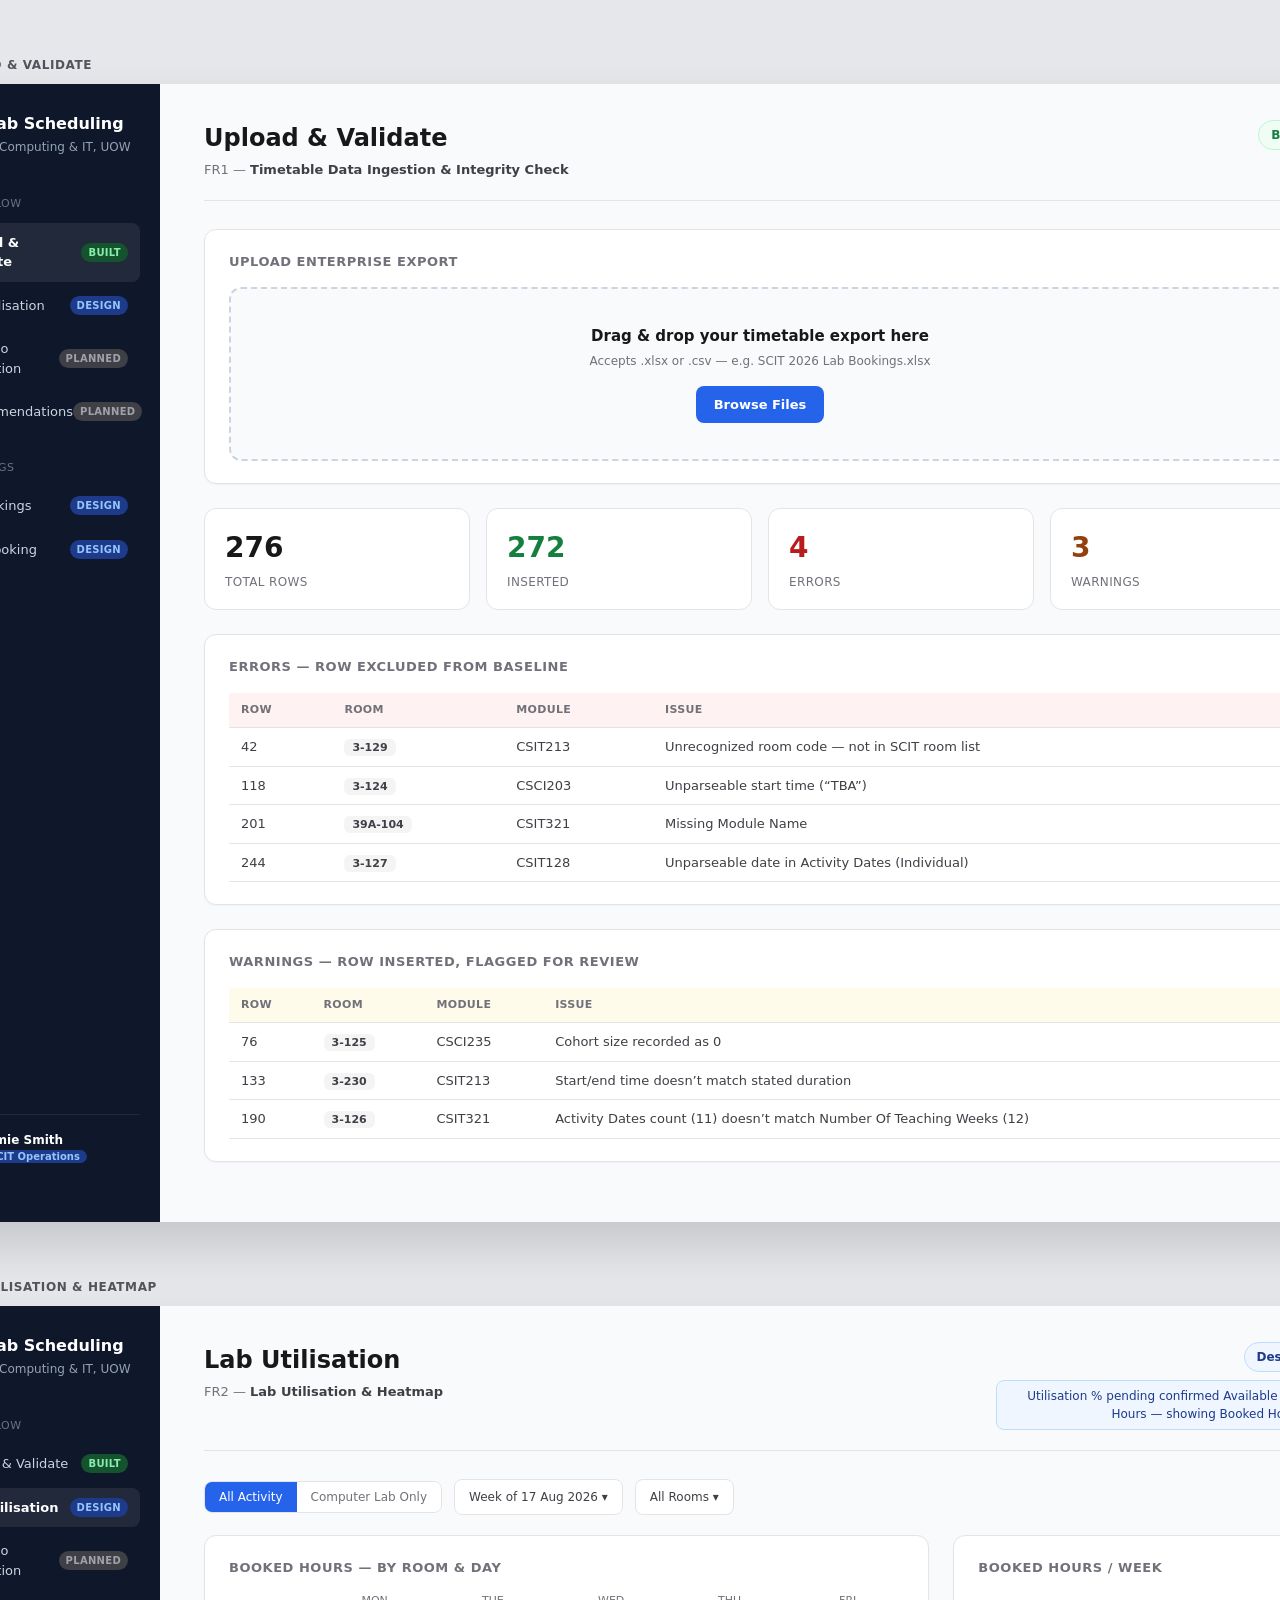
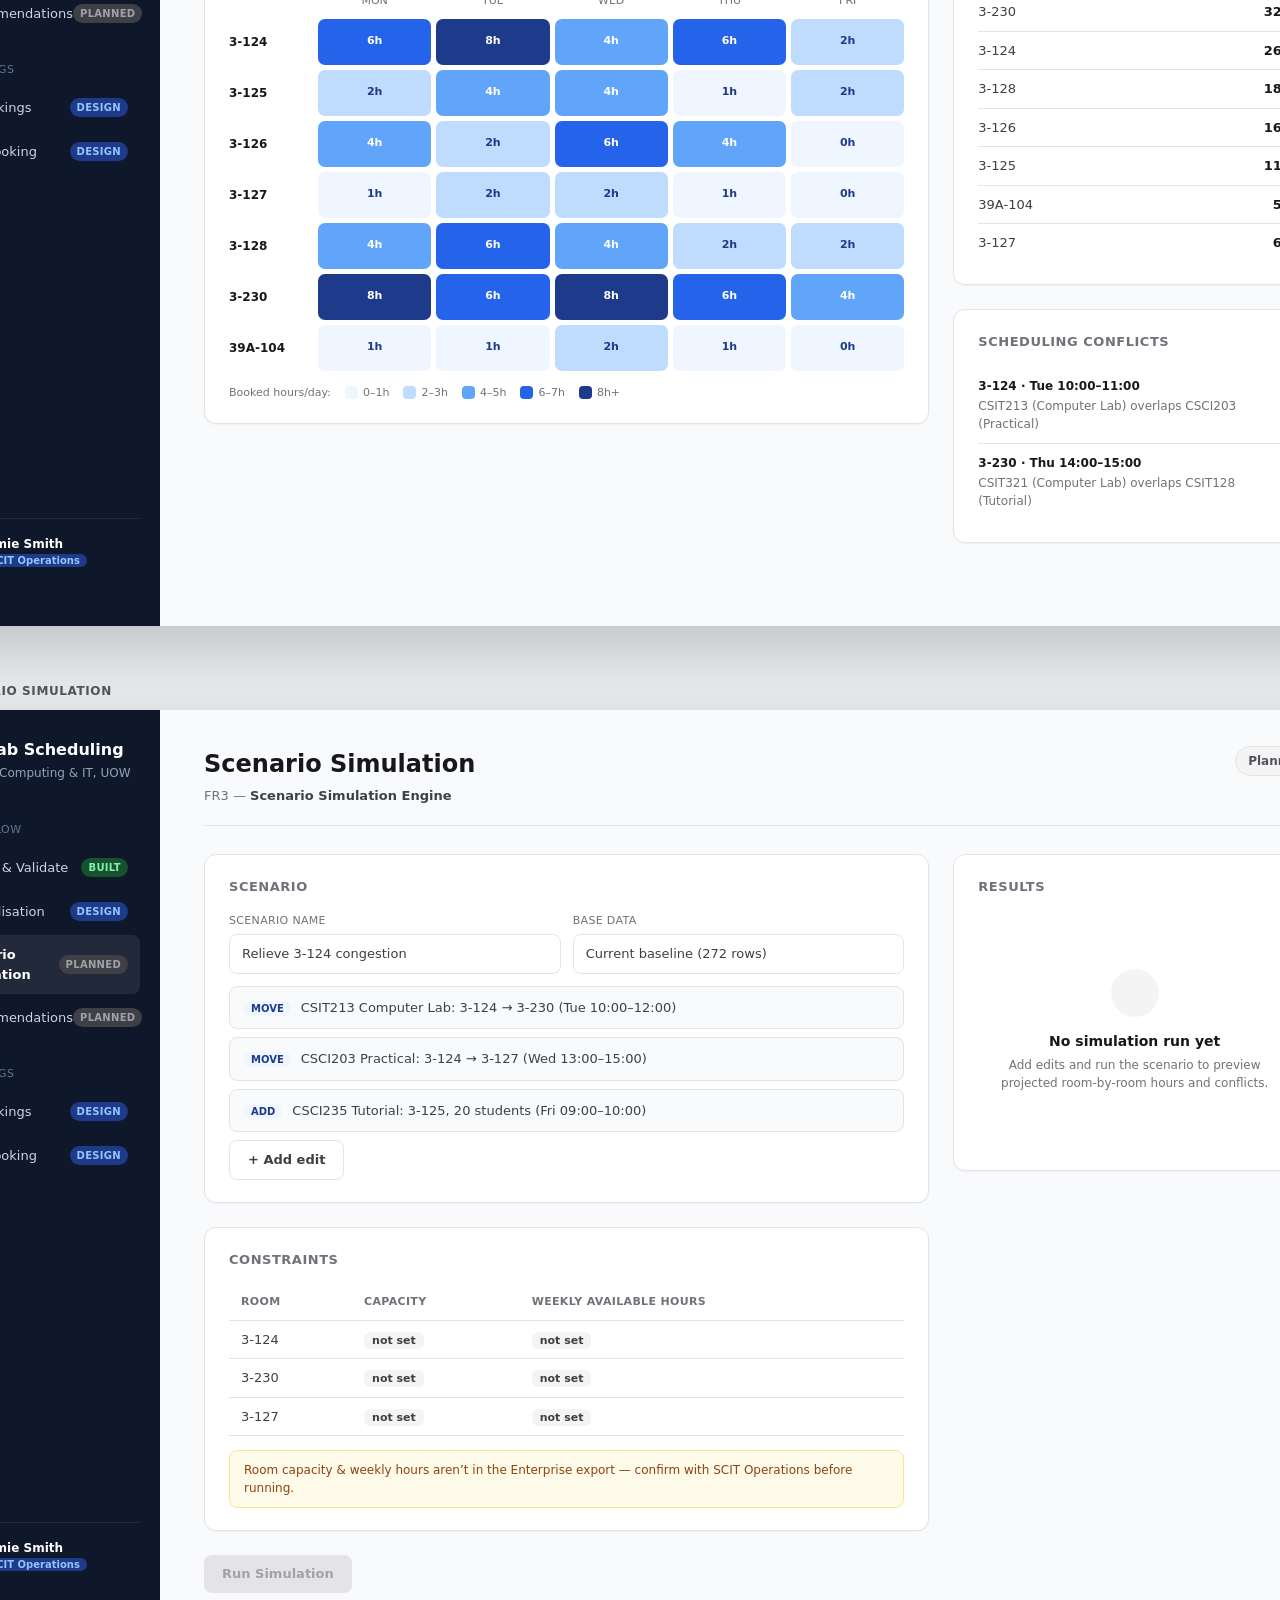
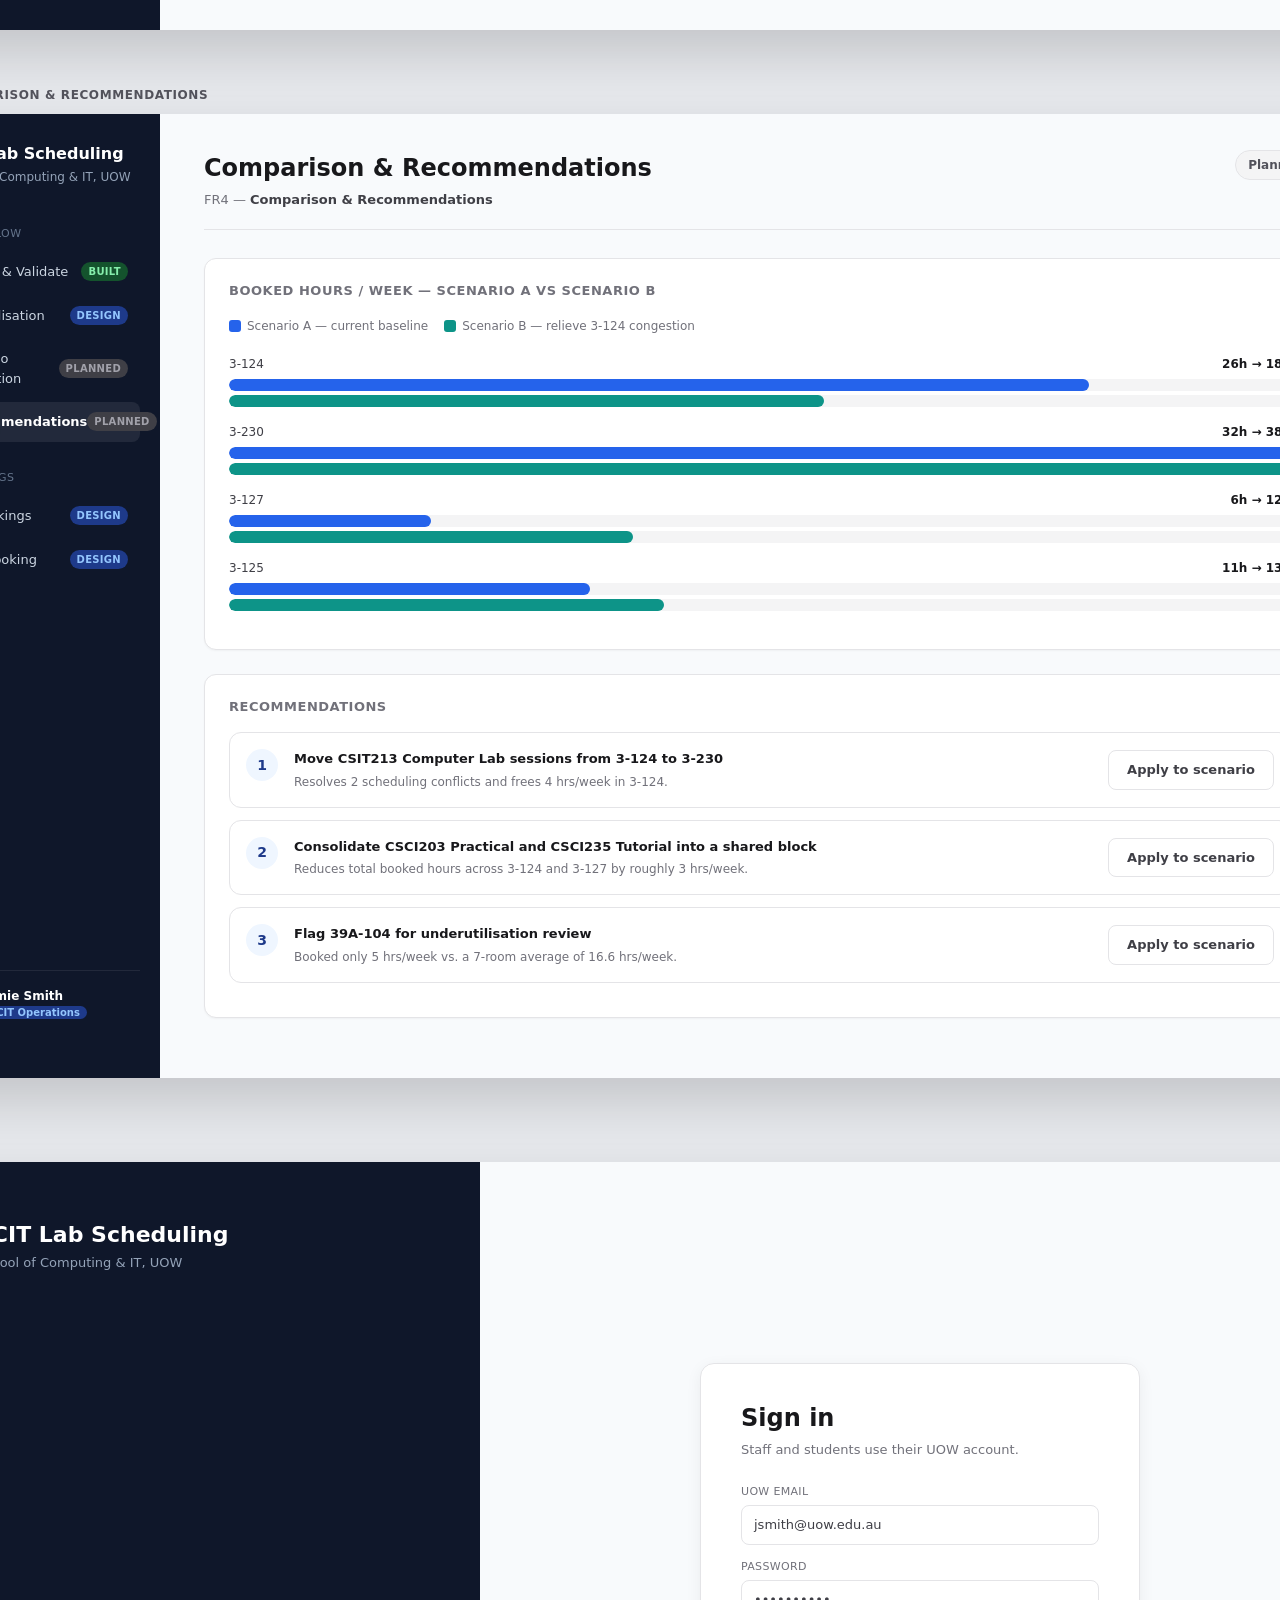
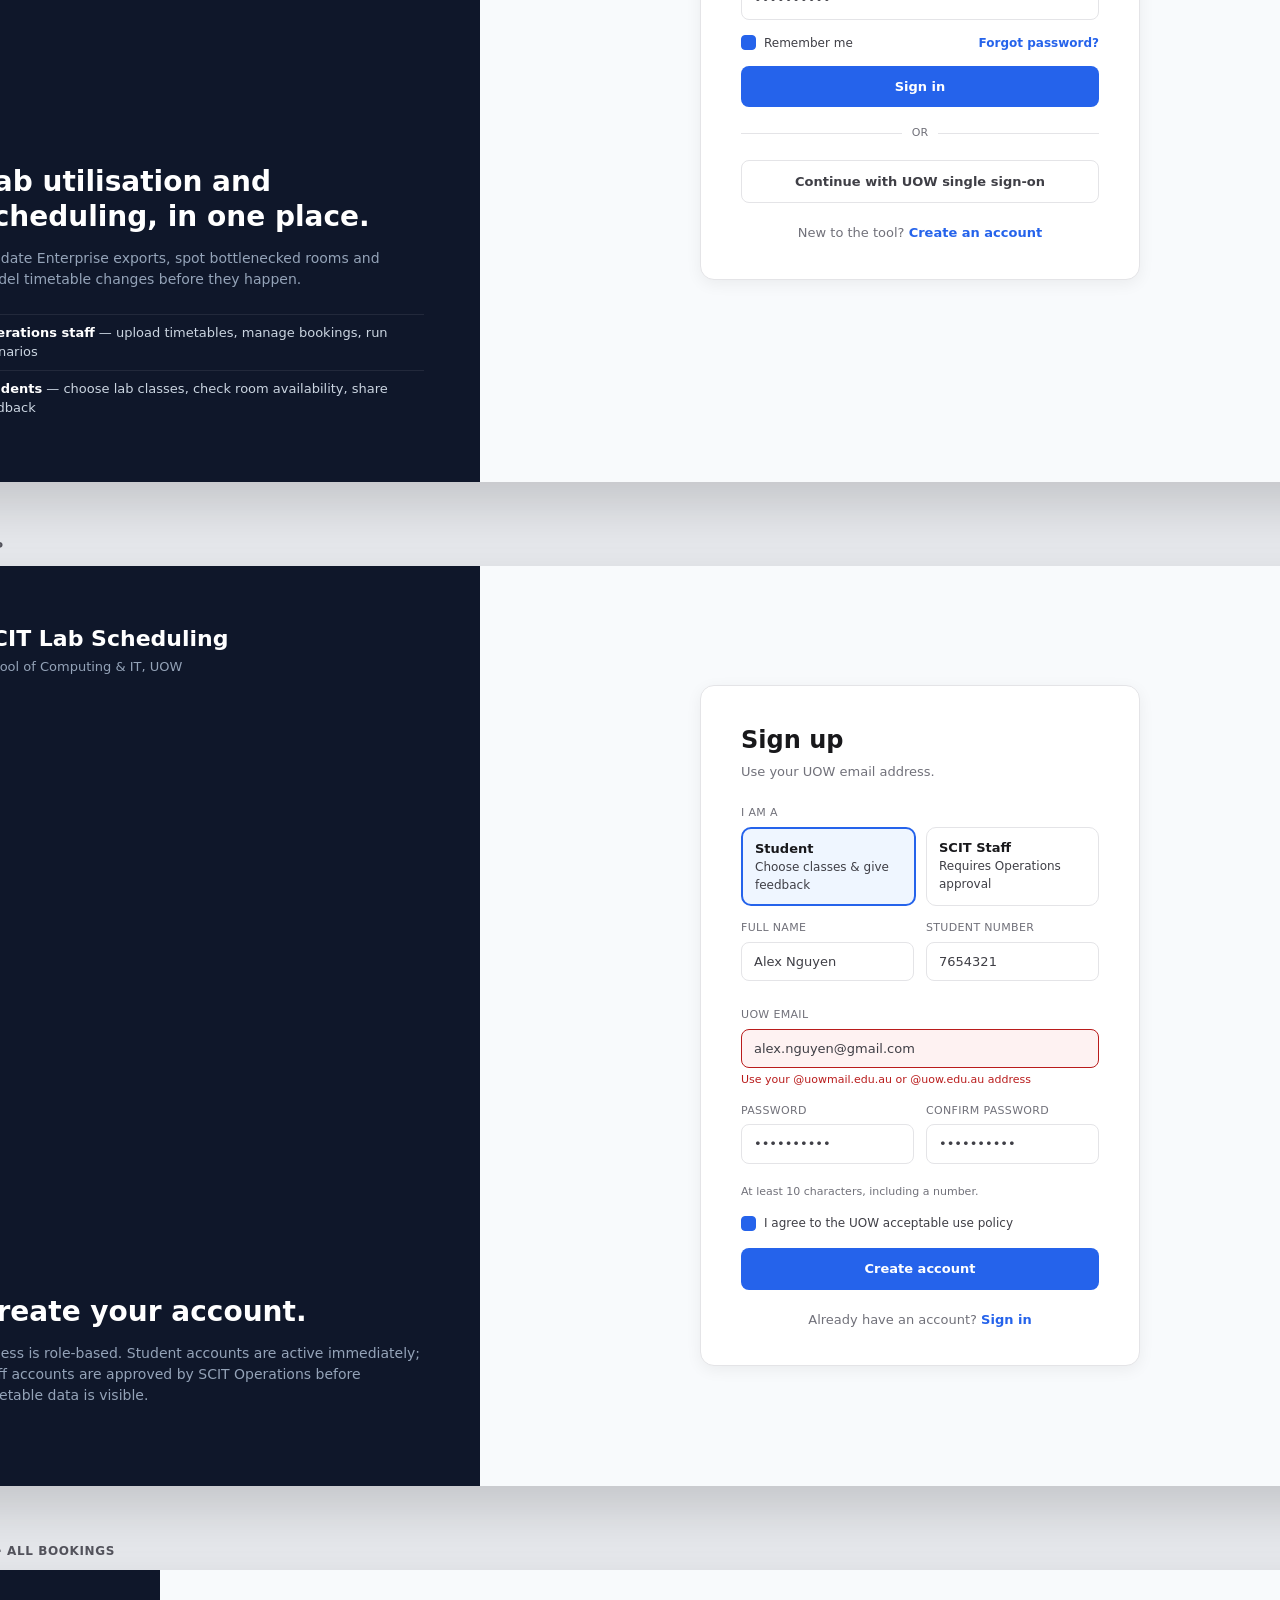
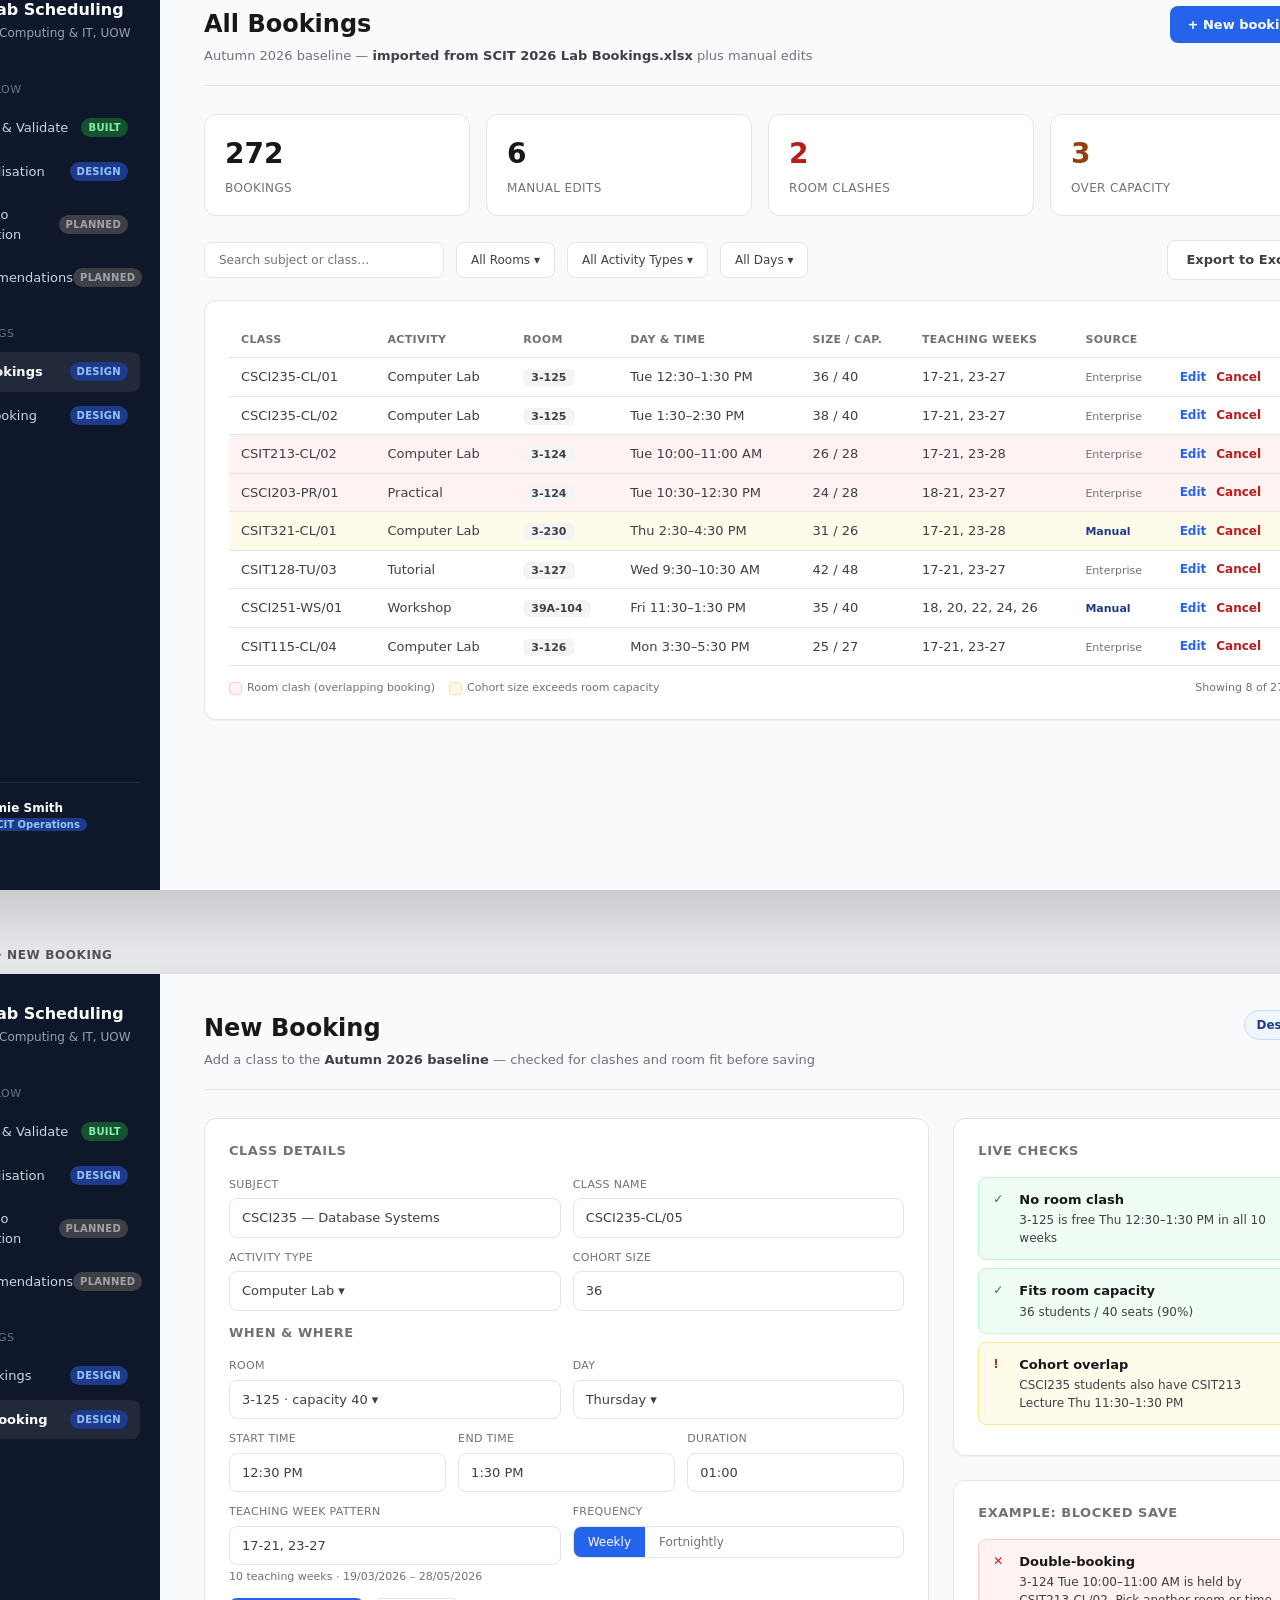
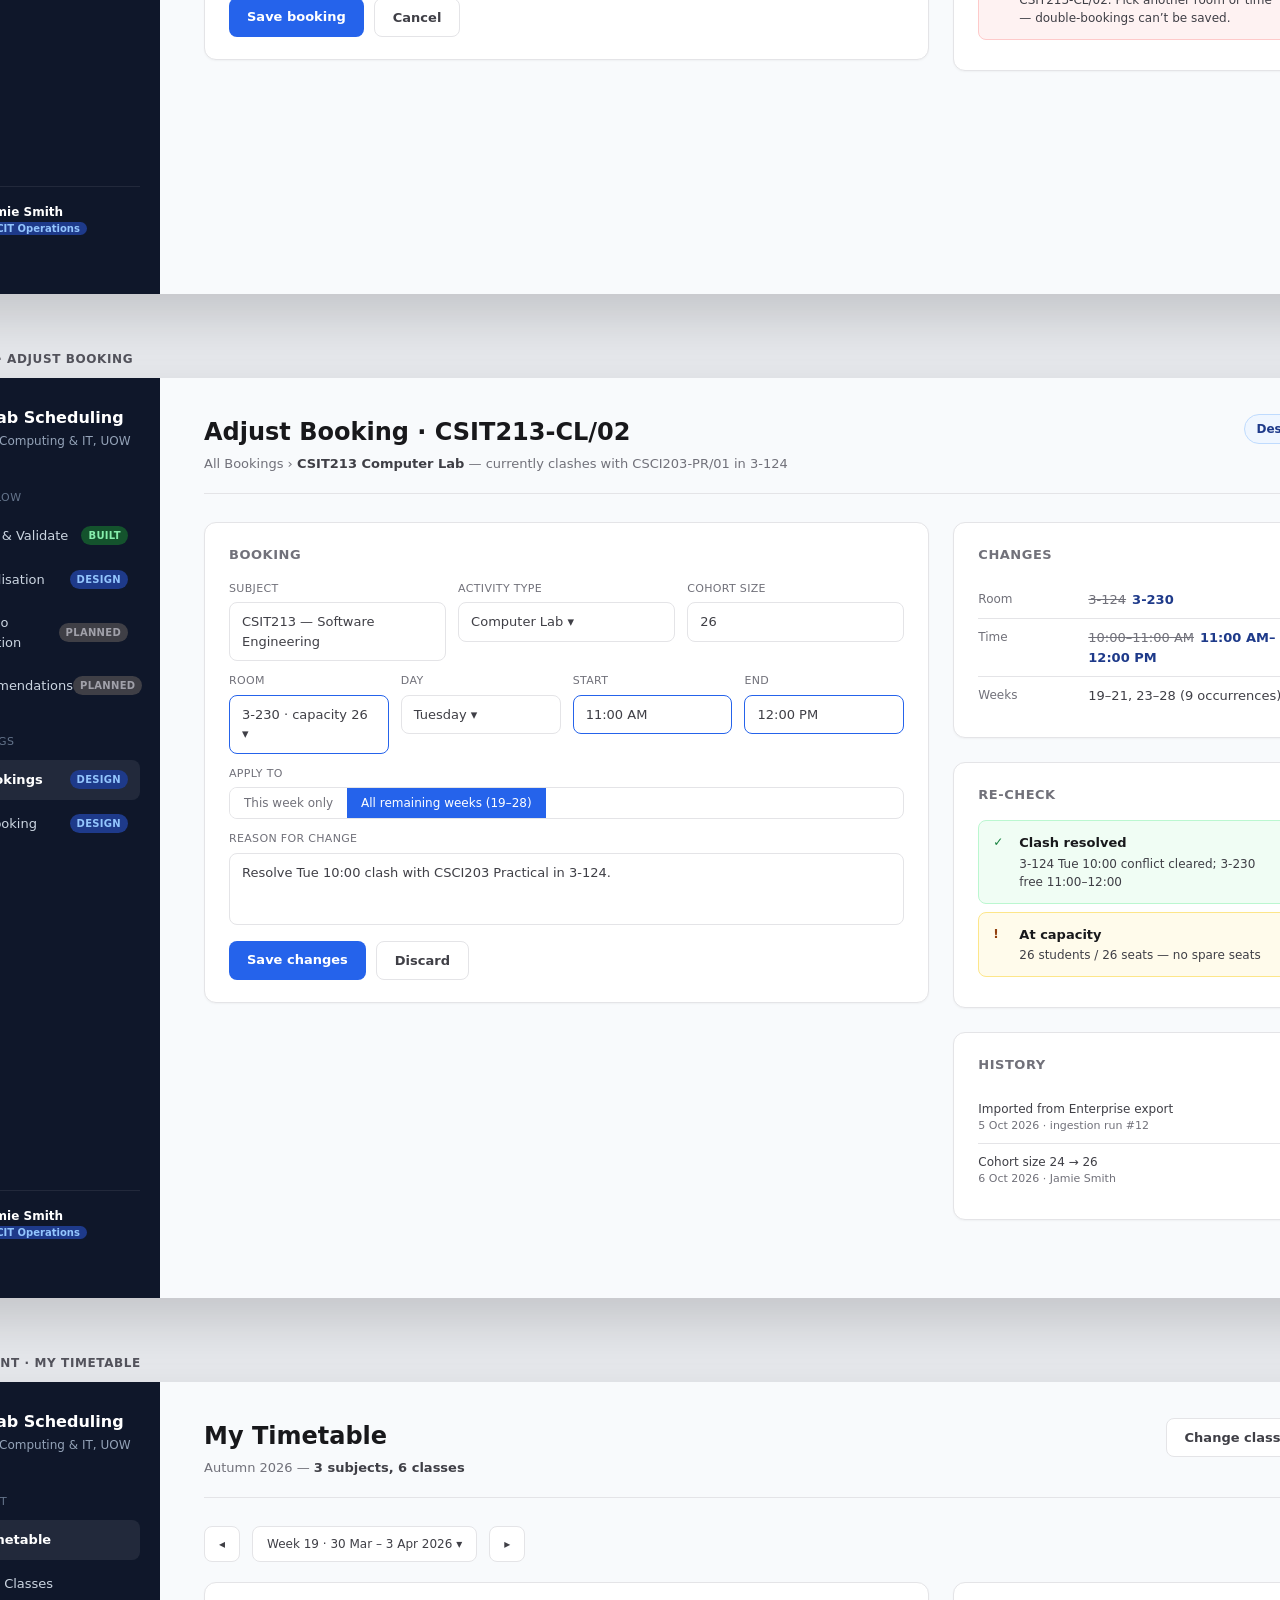
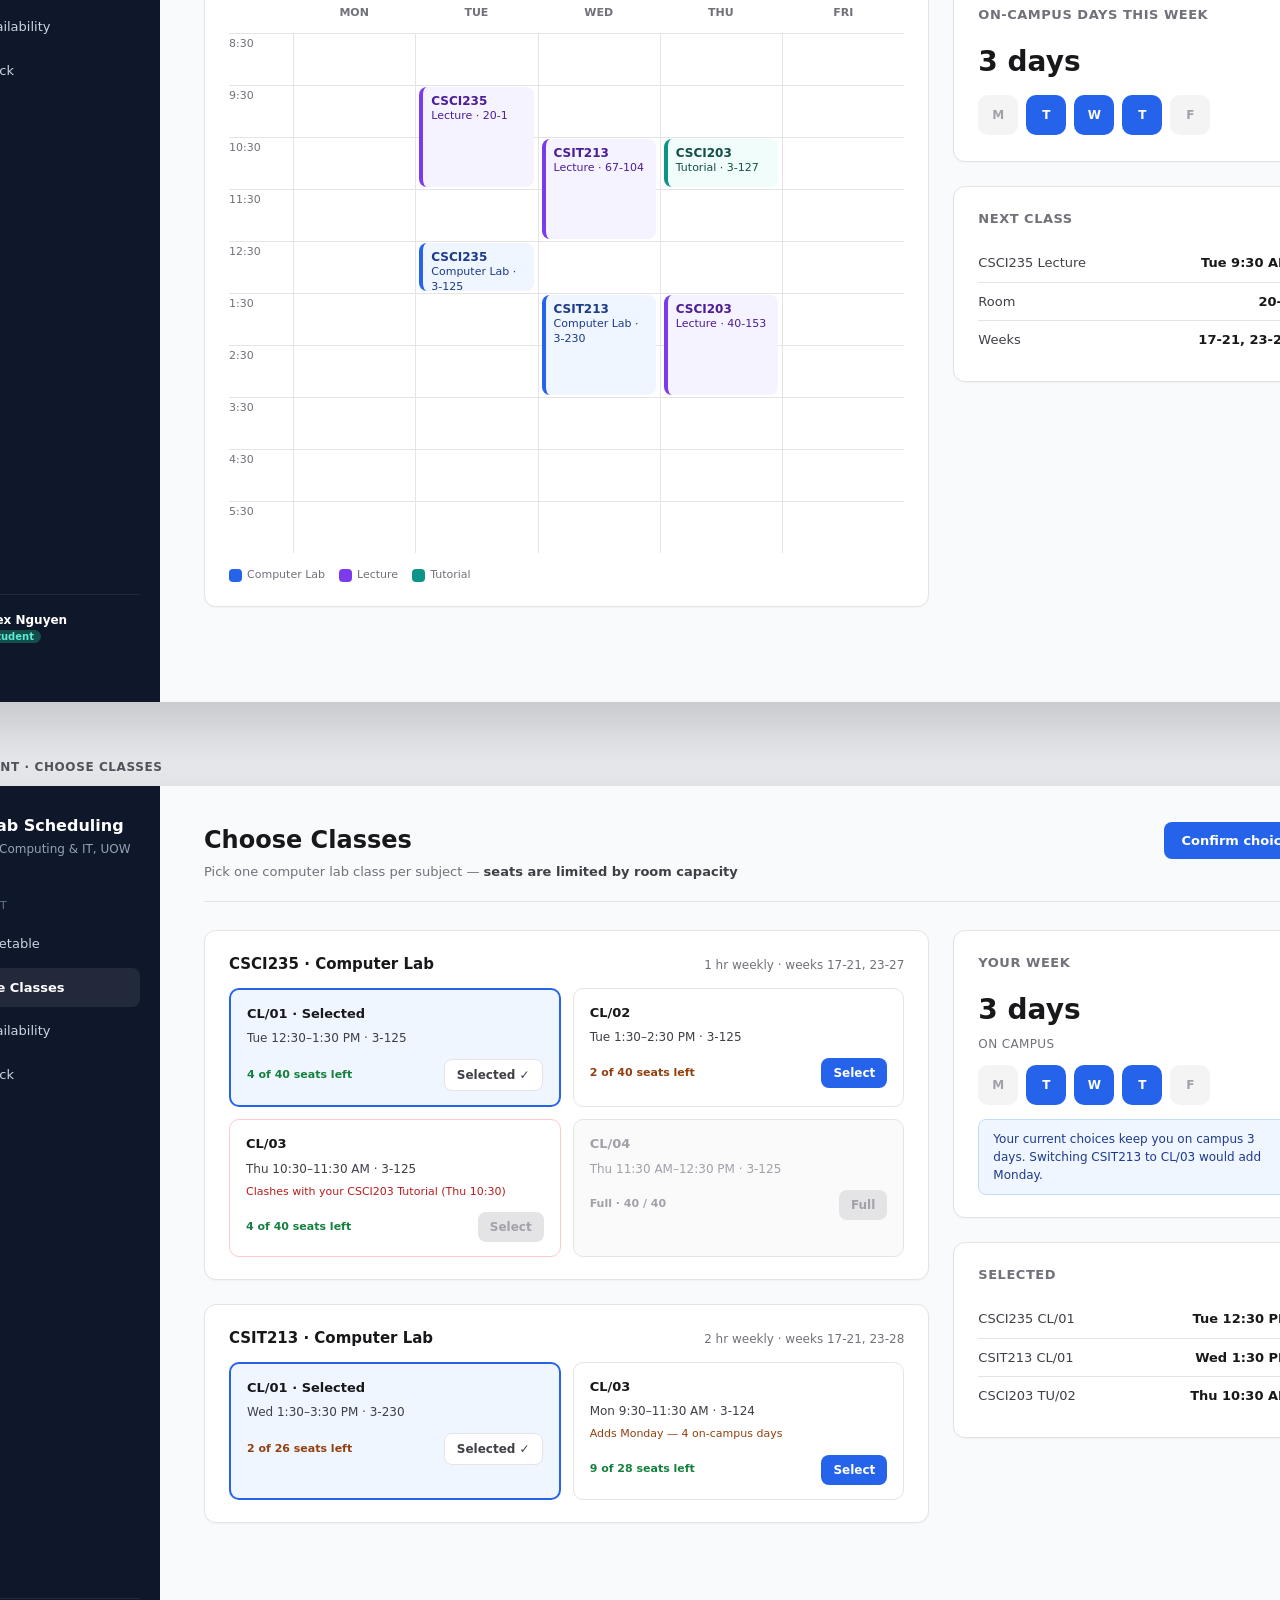
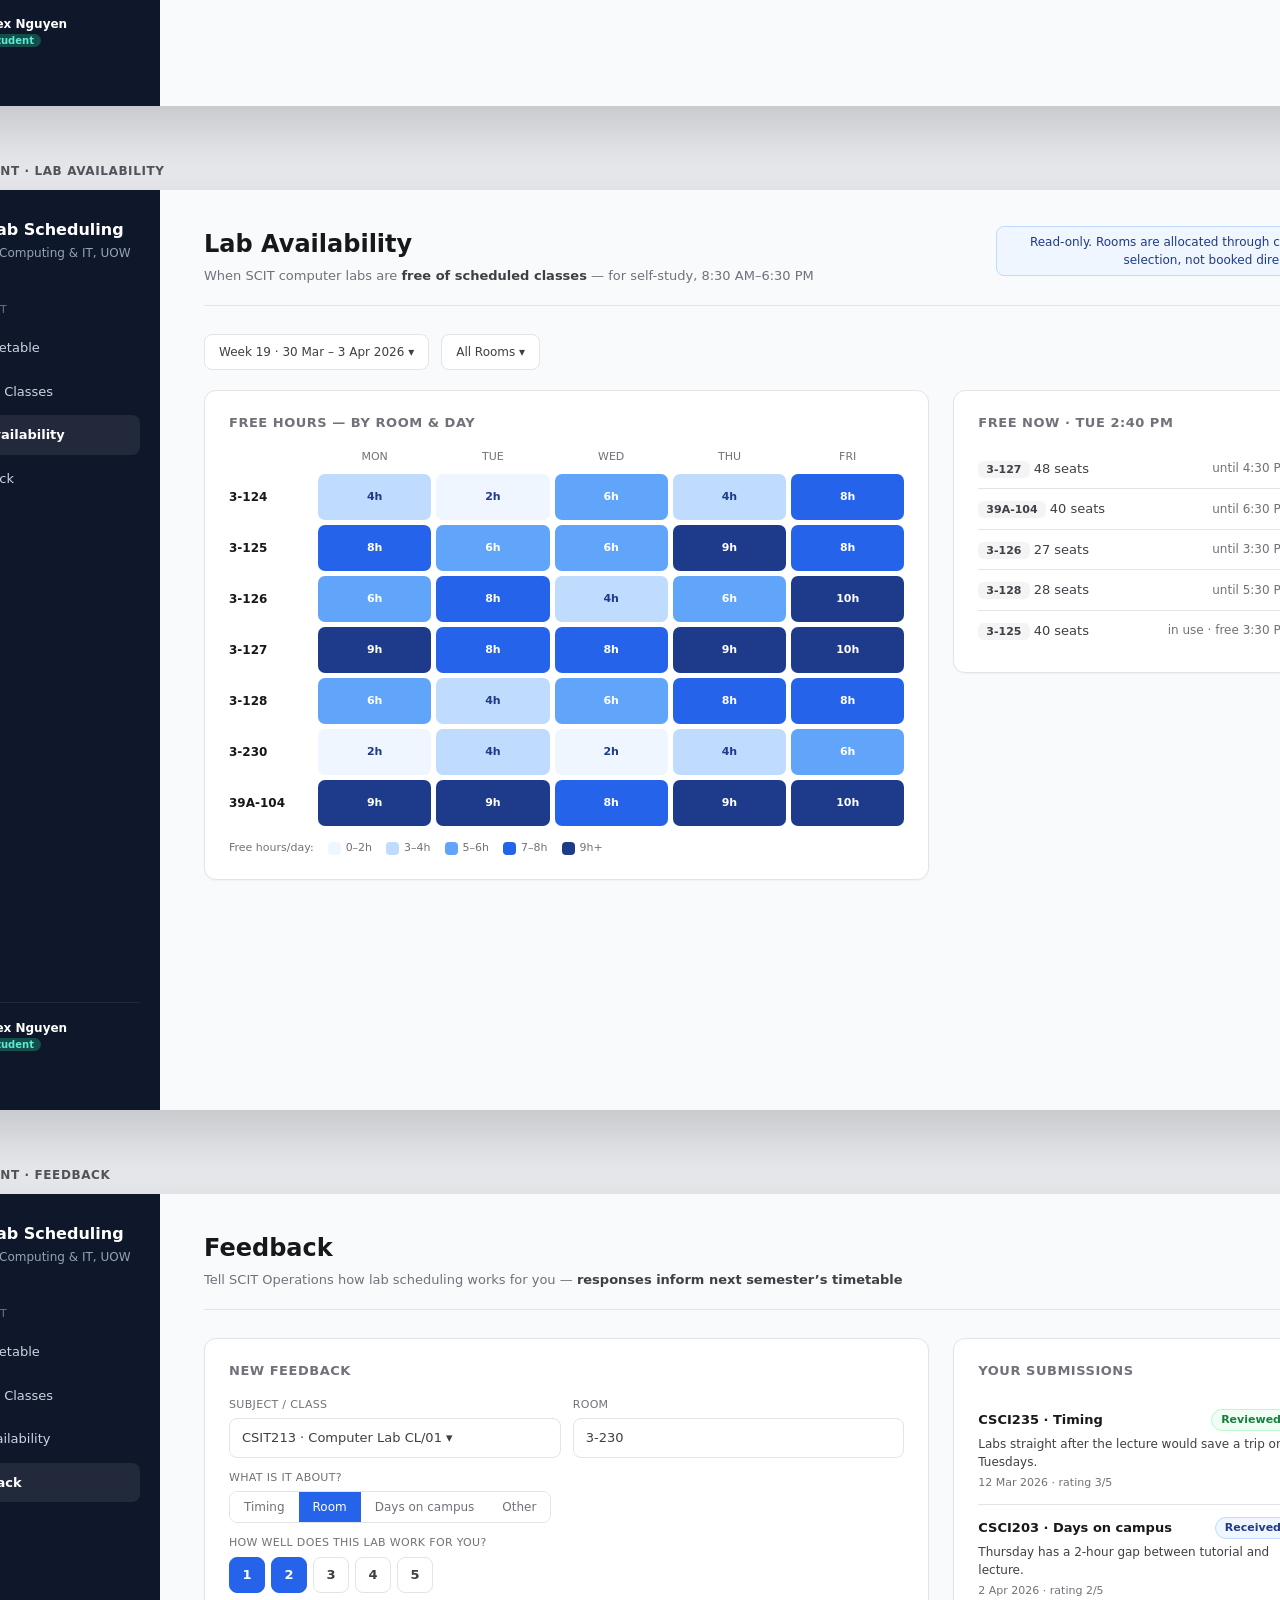
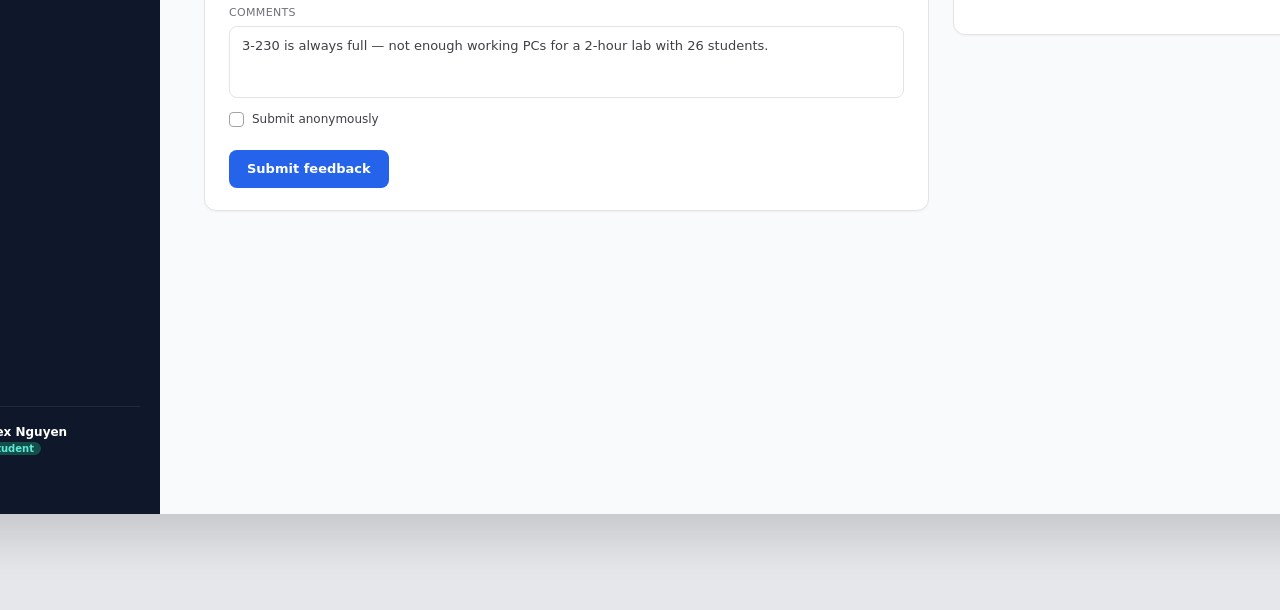
<file: docs/SCIT Lab Scheduling Prototype.html>
<!DOCTYPE html>
<html lang="en">
<head>
<meta charset="utf-8">
<title>SCIT Lab Scheduling Prototype</title>
<style>
  :root {
    --accent: #2563eb;
    --accent-dark: #1e3a8a;
    --accent-light: #eff6ff;
    --error: #b91c1c;
    --error-bg: #fef2f2;
    --warning: #92400e;
    --warning-bg: #fffbeb;
    --ok: #15803d;
    --ok-bg: #f0fdf4;
    --planned: #52525b;
    --planned-bg: #f4f4f5;
    --text: #3f3f46;
    --text-h: #18181b;
    --text-muted: #71717a;
    --border: #e4e4e7;
    --surface: #ffffff;
    --bg: #f8fafc;
    --sidebar-bg: #0f172a;
    --sidebar-text: #cbd5e1;
    --heat-1: #eff6ff;
    --heat-2: #bfdbfe;
    --heat-3: #60a5fa;
    --heat-4: #2563eb;
    --heat-5: #1e3a8a;
  }

  * { box-sizing: border-box; }

  body {
    margin: 0;
    background: #e5e7eb;
    font: 15px/1.5 system-ui, 'Segoe UI', Roboto, sans-serif;
    color: var(--text);
    display: flex;
    flex-direction: column;
    align-items: center;
    gap: 56px;
    padding: 56px 24px 96px;
  }

  h1, h2, h3 { color: var(--text-h); margin: 0; }

  .frame-wrap { width: 1440px; }

  .frame-label {
    font-size: 12px;
    font-weight: 600;
    letter-spacing: .05em;
    text-transform: uppercase;
    color: #52525b;
    margin-bottom: 10px;
  }

  .screen {
    display: flex;
    width: 1440px;
    min-height: 920px;
    background: var(--bg);
    border-radius: 14px;
    overflow: hidden;
    box-shadow: 0 24px 48px rgba(0, 0, 0, .14);
  }

  /* ---------- sidebar ---------- */
  .sidebar {
    width: 240px;
    flex-shrink: 0;
    background: var(--sidebar-bg);
    color: var(--sidebar-text);
    padding: 28px 20px;
    display: flex;
    flex-direction: column;
  }

  .brand { margin-bottom: 40px; }
  .brand-title { font-size: 16px; font-weight: 700; color: #fff; }
  .brand-sub { font-size: 12px; color: #94a3b8; margin-top: 2px; }

  .nav-section-label {
    font-size: 11px;
    text-transform: uppercase;
    letter-spacing: .04em;
    color: #64748b;
    margin: 0 0 10px 12px;
  }

  .nav-item {
    display: flex;
    justify-content: space-between;
    align-items: center;
    padding: 10px 12px;
    border-radius: 8px;
    margin-bottom: 4px;
    font-size: 13px;
  }

  .nav-item.active { background: rgba(255, 255, 255, .08); color: #fff; font-weight: 600; }

  .nav-badge {
    font-size: 10px;
    font-weight: 600;
    padding: 2px 7px;
    border-radius: 999px;
    letter-spacing: .03em;
    text-transform: uppercase;
  }

  .nav-badge.built { background: #14532d; color: #86efac; }
  .nav-badge.design { background: #1e3a8a; color: #93c5fd; }
  .nav-badge.planned { background: #3f3f46; color: #a1a1aa; }

  .sidebar-foot {
    margin-top: auto;
    font-size: 11px;
    color: #64748b;
    padding-top: 16px;
    border-top: 1px solid rgba(255, 255, 255, .08);
  }

  /* ---------- content ---------- */
  .content { flex: 1; padding: 36px 44px; }

  .topbar {
    display: flex;
    justify-content: space-between;
    align-items: flex-start;
    margin-bottom: 28px;
    padding-bottom: 20px;
    border-bottom: 1px solid var(--border);
  }

  .topbar h1 { font-size: 24px; margin-bottom: 4px; }
  .topbar .subtitle { font-size: 13px; color: var(--text-muted); }
  .topbar .subtitle strong { color: var(--text); }

  .topbar-meta { display: flex; flex-direction: column; align-items: flex-end; gap: 8px; }

  .status-badge {
    font-size: 12px;
    font-weight: 600;
    padding: 5px 12px;
    border-radius: 999px;
    white-space: nowrap;
    border: 1px solid transparent;
  }

  .status-badge.built { background: var(--ok-bg); color: var(--ok); border-color: #bbf7d0; }
  .status-badge.design { background: var(--accent-light); color: var(--accent-dark); border-color: #bfdbfe; }
  .status-badge.planned { background: var(--planned-bg); color: var(--planned); border-color: var(--border); }

  .info-note {
    font-size: 12px;
    color: var(--accent-dark);
    background: var(--accent-light);
    border: 1px solid #bfdbfe;
    border-radius: 8px;
    padding: 6px 12px;
    max-width: 320px;
    text-align: right;
  }

  .card {
    background: var(--surface);
    border: 1px solid var(--border);
    border-radius: 12px;
    padding: 22px 24px;
    box-shadow: 0 1px 2px rgba(0, 0, 0, .04);
    margin-bottom: 24px;
  }

  .card h2 {
    font-size: 13px;
    text-transform: uppercase;
    letter-spacing: .04em;
    color: var(--text-muted);
    font-weight: 600;
    margin-bottom: 16px;
  }

  .stats-row { display: grid; grid-template-columns: repeat(4, 1fr); gap: 16px; margin-bottom: 24px; }

  .stat-card {
    background: var(--surface);
    border: 1px solid var(--border);
    border-radius: 12px;
    padding: 18px 20px;
  }

  .stat-card .value { font-size: 28px; font-weight: 700; color: var(--text-h); }
  .stat-card .label {
    font-size: 12px;
    color: var(--text-muted);
    margin-top: 4px;
    text-transform: uppercase;
    letter-spacing: .03em;
  }

  .stat-card.error .value { color: var(--error); }
  .stat-card.warning .value { color: var(--warning); }
  .stat-card.ok .value { color: var(--ok); }

  .dropzone {
    border: 2px dashed #cbd5e1;
    border-radius: 12px;
    padding: 36px;
    text-align: center;
    background: #f8fafc;
  }

  .dropzone .title { font-size: 15px; font-weight: 600; color: var(--text-h); margin-bottom: 4px; }
  .dropzone .hint { font-size: 12px; color: var(--text-muted); margin-bottom: 16px; }

  .btn {
    display: inline-block;
    padding: 9px 18px;
    border-radius: 8px;
    background: var(--accent);
    color: #fff;
    font-size: 13px;
    font-weight: 600;
    border: none;
  }

  .btn.secondary { background: #fff; color: var(--text); border: 1px solid var(--border); }
  .btn.disabled { background: #e4e4e7; color: #a1a1aa; }

  .data-table { width: 100%; border-collapse: collapse; font-size: 13px; }
  .data-table th, .data-table td { padding: 9px 12px; text-align: left; border-bottom: 1px solid var(--border); }
  .data-table th {
    font-size: 11px;
    text-transform: uppercase;
    letter-spacing: .03em;
    color: var(--text-muted);
    font-weight: 600;
  }
  .data-table.errors th { background: var(--error-bg); }
  .data-table.warnings th { background: var(--warning-bg); }

  .pill { font-size: 11px; padding: 2px 8px; border-radius: 6px; font-weight: 600; background: #f4f4f5; color: var(--text); }

  /* ---------- screen 2: filters / heatmap ---------- */
  .filter-bar { display: flex; gap: 12px; align-items: center; margin-bottom: 20px; }

  .toggle-group { display: flex; border: 1px solid var(--border); border-radius: 8px; overflow: hidden; }
  .toggle-group button {
    padding: 8px 14px;
    font-size: 12px;
    border: none;
    background: #fff;
    color: var(--text-muted);
    font-family: inherit;
  }
  .toggle-group button.active { background: var(--accent); color: #fff; }

  .select-look {
    padding: 8px 14px;
    border: 1px solid var(--border);
    border-radius: 8px;
    font-size: 12px;
    background: #fff;
    color: var(--text);
  }

  .layout-2col { display: grid; grid-template-columns: 2fr 1fr; gap: 24px; align-items: start; }

  .heatmap { display: grid; grid-template-columns: 84px repeat(5, 1fr); gap: 5px; }
  .heatmap .col-label { font-size: 11px; color: var(--text-muted); text-align: center; text-transform: uppercase; padding-bottom: 4px; }
  .heatmap .row-label { font-size: 12px; font-weight: 600; color: var(--text-h); display: flex; align-items: center; }
  .heat-cell { border-radius: 7px; height: 46px; display: flex; align-items: center; justify-content: center; font-size: 11px; font-weight: 700; }
  .h1 { background: var(--heat-1); color: #1e3a8a; }
  .h2 { background: var(--heat-2); color: #1e3a8a; }
  .h3 { background: var(--heat-3); color: #fff; }
  .h4 { background: var(--heat-4); color: #fff; }
  .h5 { background: var(--heat-5); color: #fff; }

  .legend { display: flex; gap: 14px; align-items: center; font-size: 11px; color: var(--text-muted); margin-top: 14px; }
  .legend .swatch { width: 13px; height: 13px; border-radius: 4px; display: inline-block; margin-right: 5px; vertical-align: middle; }

  .metric-row { display: flex; justify-content: space-between; padding: 9px 0; border-bottom: 1px solid var(--border); font-size: 13px; }
  .metric-row:last-child { border-bottom: none; }
  .metric-row .value { font-weight: 600; color: var(--text-h); }

  .conflict-item { padding: 10px 0; border-bottom: 1px solid var(--border); font-size: 12px; }
  .conflict-item:last-child { border-bottom: none; }
  .conflict-item .room { font-weight: 600; color: var(--text-h); }
  .conflict-item .detail { color: var(--text-muted); margin-top: 2px; }

  /* ---------- screen 3: scenario builder ---------- */
  .edit-row {
    display: flex;
    justify-content: space-between;
    align-items: center;
    padding: 11px 14px;
    background: #f8fafc;
    border: 1px solid var(--border);
    border-radius: 8px;
    margin-bottom: 8px;
    font-size: 13px;
  }

  .edit-row .tag {
    font-size: 10px;
    padding: 2px 7px;
    border-radius: 6px;
    background: var(--accent-light);
    color: var(--accent-dark);
    font-weight: 600;
    text-transform: uppercase;
    margin-right: 10px;
  }

  .field-row { display: flex; gap: 12px; margin-bottom: 12px; }
  .field { flex: 1; }
  .field label { display: block; font-size: 11px; text-transform: uppercase; letter-spacing: .03em; color: var(--text-muted); margin-bottom: 5px; }
  .field .input-look {
    padding: 9px 12px;
    border: 1px solid var(--border);
    border-radius: 8px;
    font-size: 13px;
    background: #fff;
    color: var(--text);
  }

  .constraint-note {
    font-size: 12px;
    color: var(--warning);
    background: var(--warning-bg);
    border: 1px solid #fde68a;
    border-radius: 8px;
    padding: 10px 14px;
    margin-top: 14px;
  }

  .empty-state { text-align: center; padding: 56px 20px; color: var(--text-muted); }
  .empty-state .icon-placeholder { width: 48px; height: 48px; border-radius: 50%; background: #f4f4f5; margin: 0 auto 14px; }
  .empty-state .title { font-size: 14px; font-weight: 600; color: var(--text-h); margin-bottom: 4px; }
  .empty-state .hint { font-size: 12px; }

  /* ---------- screen 4: comparison / recommendations ---------- */
  .compare-room { margin-bottom: 16px; }
  .compare-room .label-row { display: flex; justify-content: space-between; font-size: 12px; margin-bottom: 6px; }
  .compare-room .label-row .value { font-weight: 600; color: var(--text-h); }
  .bar-track { height: 12px; background: #f4f4f5; border-radius: 6px; overflow: hidden; margin-bottom: 4px; }
  .bar-fill { height: 100%; border-radius: 6px; }
  .bar-fill.a { background: var(--accent); }
  .bar-fill.b { background: #0d9488; }

  .compare-legend { display: flex; gap: 16px; font-size: 12px; color: var(--text-muted); margin-bottom: 20px; }
  .compare-legend .swatch { width: 12px; height: 12px; border-radius: 3px; display: inline-block; margin-right: 6px; vertical-align: middle; }

  .rec-card { display: flex; gap: 16px; padding: 16px; border: 1px solid var(--border); border-radius: 12px; background: #fff; margin-bottom: 12px; }
  .rec-rank {
    width: 32px;
    height: 32px;
    border-radius: 50%;
    background: var(--accent-light);
    color: var(--accent-dark);
    display: flex;
    align-items: center;
    justify-content: center;
    font-weight: 700;
    font-size: 14px;
    flex-shrink: 0;
  }
  .rec-card .rec-title { font-weight: 600; font-size: 13px; color: var(--text-h); margin-bottom: 4px; }
  .rec-card .rec-rationale { font-size: 12px; color: var(--text-muted); }
  .rec-card .rec-actions { margin-left: auto; flex-shrink: 0; align-self: center; }

  /* ---------- sidebar: bookings section + signed-in user ---------- */
  .nav-section-gap { margin-top: 24px; }
  .user-chip { display: flex; gap: 10px; align-items: center; margin-bottom: 10px; }
  .avatar {
    width: 32px;
    height: 32px;
    border-radius: 50%;
    background: #1e3a8a;
    color: #fff;
    font-size: 12px;
    font-weight: 700;
    display: flex;
    align-items: center;
    justify-content: center;
    flex-shrink: 0;
  }
  .user-name { font-size: 12px; color: #fff; font-weight: 600; }
  .role-pill { font-size: 10px; font-weight: 600; padding: 1px 7px; border-radius: 999px; }
  .role-pill.admin { background: #1e3a8a; color: #93c5fd; }
  .role-pill.student { background: #134e4a; color: #5eead4; }
  .sign-out { font-size: 12px; color: #94a3b8; }

  /* ---------- auth screens ---------- */
  .auth-brand {
    width: 560px;
    flex-shrink: 0;
    background: var(--sidebar-bg);
    color: var(--sidebar-text);
    padding: 56px 56px;
    display: flex;
    flex-direction: column;
  }
  .auth-brand .brand-title { font-size: 22px; }
  .auth-brand .brand-sub { font-size: 13px; }
  .auth-brand .pitch { margin-top: auto; }
  .auth-brand .pitch h2 { color: #fff; font-size: 28px; line-height: 1.25; margin-bottom: 14px; }
  .auth-brand .pitch p { font-size: 14px; color: #94a3b8; margin: 0 0 24px; }
  .auth-brand .feature { font-size: 13px; padding: 8px 0; border-top: 1px solid rgba(255, 255, 255, .08); }
  .auth-brand .feature strong { color: #fff; }
  .auth-main { flex: 1; display: flex; align-items: center; justify-content: center; }
  .auth-card {
    width: 440px;
    background: var(--surface);
    border: 1px solid var(--border);
    border-radius: 14px;
    padding: 36px 40px;
    box-shadow: 0 4px 16px rgba(0, 0, 0, .06);
  }
  .auth-card h1 { font-size: 24px; margin-bottom: 4px; }
  .auth-card .subtitle { font-size: 13px; color: var(--text-muted); margin-bottom: 24px; }
  .auth-card .field { margin-bottom: 14px; }
  .auth-card .btn { display: block; text-align: center; width: 100%; padding: 11px 18px; margin-top: 6px; }
  .auth-row { display: flex; justify-content: space-between; align-items: center; font-size: 12px; margin: 4px 0 14px; }
  .auth-foot { font-size: 13px; text-align: center; color: var(--text-muted); margin-top: 20px; }
  .link { color: var(--accent); font-weight: 600; }
  .checkbox-look { display: inline-flex; align-items: center; gap: 8px; font-size: 12px; color: var(--text); }
  .checkbox-look .box { width: 15px; height: 15px; border: 1px solid #a1a1aa; border-radius: 4px; background: #fff; }
  .checkbox-look .box.checked { background: var(--accent); border-color: var(--accent); }
  .field .input-look.error { border-color: var(--error); background: var(--error-bg); }
  .field-error { font-size: 11px; color: var(--error); margin-top: 4px; }
  .field-hint { font-size: 11px; color: var(--text-muted); margin-top: 4px; }
  .role-switch { display: flex; gap: 10px; }
  .role-option { flex: 1; border: 1px solid var(--border); border-radius: 10px; padding: 10px 12px; font-size: 12px; background: #fff; }
  .role-option strong { display: block; font-size: 13px; color: var(--text-h); }
  .role-option.active { border: 2px solid var(--accent); background: var(--accent-light); }
  .divider { display: flex; align-items: center; gap: 10px; font-size: 11px; color: var(--text-muted); margin: 18px 0; text-transform: uppercase; }
  .divider::before, .divider::after { content: ""; flex: 1; height: 1px; background: var(--border); }

  /* ---------- admin bookings ---------- */
  .search-look { padding: 8px 14px; border: 1px solid var(--border); border-radius: 8px; font-size: 12px; background: #fff; color: var(--text-muted); width: 240px; }
  .filter-bar .spacer { flex: 1; }
  .row-actions { display: flex; gap: 10px; font-size: 12px; font-weight: 600; }
  .row-actions .edit { color: var(--accent); }
  .row-actions .cancel { color: var(--error); }
  .data-table tr.flag-warning td { background: var(--warning-bg); }
  .data-table tr.flag-error td { background: var(--error-bg); }
  .source { font-size: 11px; color: var(--text-muted); }
  .source.manual { color: var(--accent-dark); font-weight: 600; }
  .check-item { display: flex; gap: 10px; padding: 12px 14px; border-radius: 8px; font-size: 12px; margin-bottom: 8px; border: 1px solid transparent; }
  .check-item .mark { font-weight: 700; flex-shrink: 0; width: 16px; }
  .check-item strong { display: block; color: var(--text-h); font-size: 13px; margin-bottom: 2px; }
  .check-item.ok { background: var(--ok-bg); border-color: #bbf7d0; }
  .check-item.ok .mark { color: var(--ok); }
  .check-item.error { background: var(--error-bg); border-color: #fecaca; }
  .check-item.error .mark { color: var(--error); }
  .check-item.warning { background: var(--warning-bg); border-color: #fde68a; }
  .check-item.warning .mark { color: var(--warning); }
  .form-actions { display: flex; gap: 10px; margin-top: 8px; }
  .diff-row { display: grid; grid-template-columns: 110px 1fr; padding: 9px 0; border-bottom: 1px solid var(--border); font-size: 13px; }
  .diff-row:last-child { border-bottom: none; }
  .diff-row .key { color: var(--text-muted); font-size: 12px; }
  .diff-old { text-decoration: line-through; color: var(--text-muted); margin-right: 6px; }
  .diff-new { font-weight: 600; color: var(--accent-dark); }
  .textarea-look { padding: 9px 12px; border: 1px solid var(--border); border-radius: 8px; font-size: 13px; background: #fff; min-height: 72px; color: var(--text); }
  .history-item { font-size: 12px; padding: 9px 0; border-bottom: 1px solid var(--border); }
  .history-item:last-child { border-bottom: none; }
  .history-item .when { color: var(--text-muted); font-size: 11px; }

  /* ---------- student screens ---------- */
  .timetable-wrap { position: relative; }
  .timetable-overlay { position: absolute; inset: 0; }
  .timetable { display: grid; grid-template-columns: 64px repeat(5, 1fr); grid-template-rows: 28px repeat(10, 52px); gap: 0; font-size: 11px; }
  .timetable .day { text-align: center; color: var(--text-muted); text-transform: uppercase; font-weight: 600; }
  .timetable .time { color: var(--text-muted); padding-top: 2px; border-top: 1px solid var(--border); }
  .timetable .slot { border-top: 1px solid var(--border); border-left: 1px solid var(--border); }
  .tt-block { margin: 2px 4px; border-radius: 8px; padding: 6px 8px; font-size: 11px; line-height: 1.35; position: relative; z-index: 1; }
  .tt-block strong { display: block; font-size: 12px; }
  .tt-block.lab { background: var(--accent-light); border-left: 4px solid var(--accent); color: var(--accent-dark); }
  .tt-block.lecture { background: #f5f3ff; border-left: 4px solid #7c3aed; color: #4c1d95; }
  .tt-block.tutorial { background: #f0fdfa; border-left: 4px solid #0d9488; color: #134e4a; }
  .day-dots { display: flex; gap: 8px; margin: 12px 0 4px; }
  .day-dot { width: 40px; height: 40px; border-radius: 10px; display: flex; align-items: center; justify-content: center; font-size: 12px; font-weight: 700; background: #f4f4f5; color: #a1a1aa; }
  .day-dot.on { background: var(--accent); color: #fff; }
  .subject-head { display: flex; justify-content: space-between; align-items: baseline; margin-bottom: 12px; }
  .subject-head .title { font-weight: 700; color: var(--text-h); font-size: 15px; }
  .subject-head .meta { font-size: 12px; color: var(--text-muted); }
  .slot-grid { display: grid; grid-template-columns: repeat(2, 1fr); gap: 12px; }
  .slot-card { border: 1px solid var(--border); border-radius: 10px; padding: 14px 16px; background: #fff; display: flex; flex-direction: column; gap: 6px; }
  .slot-card .name { font-weight: 700; color: var(--text-h); font-size: 13px; }
  .slot-card .when { font-size: 12px; }
  .slot-card .foot { display: flex; justify-content: space-between; align-items: center; margin-top: 6px; }
  .slot-card.selected { border: 2px solid var(--accent); background: var(--accent-light); }
  .slot-card.full { background: #fafafa; color: #a1a1aa; }
  .slot-card.full .name { color: #a1a1aa; }
  .slot-card.clash { border-color: #fecaca; }
  .seats { font-size: 11px; font-weight: 600; }
  .seats.ok { color: var(--ok); }
  .seats.low { color: var(--warning); }
  .seats.none { color: #a1a1aa; }
  .btn.small { padding: 6px 12px; font-size: 12px; }
  .clash-note { font-size: 11px; color: var(--error); }
  .free-row { display: flex; justify-content: space-between; align-items: center; padding: 10px 0; border-bottom: 1px solid var(--border); font-size: 13px; }
  .free-row:last-child { border-bottom: none; }
  .free-row .until { font-size: 12px; color: var(--text-muted); }
  .rating { display: flex; gap: 6px; }
  .rating span { width: 36px; height: 36px; border-radius: 8px; border: 1px solid var(--border); display: flex; align-items: center; justify-content: center; font-weight: 700; font-size: 13px; background: #fff; }
  .rating span.on { background: var(--accent); border-color: var(--accent); color: #fff; }
  .status-badge.small { font-size: 11px; padding: 2px 9px; }
  .feedback-item { padding: 12px 0; border-bottom: 1px solid var(--border); font-size: 12px; }
  .feedback-item:last-child { border-bottom: none; }
  .feedback-item .top { display: flex; justify-content: space-between; align-items: center; margin-bottom: 4px; }
  .feedback-item .top strong { color: var(--text-h); font-size: 13px; }
</style>
</head>
<body>

<!-- ============ SCREEN 1 — Upload & Validate (FR1, Built) ============ -->
<div class="frame-wrap">
  <div class="frame-label">1 · Upload &amp; Validate</div>
  <div class="screen">
    <nav class="sidebar">
      <div class="brand">
        <div class="brand-title">SCIT Lab Scheduling</div>
        <div class="brand-sub">School of Computing &amp; IT, UOW</div>
      </div>
      <div class="nav-section-label">Workflow</div>
      <div class="nav-item active"><span>Upload &amp; Validate</span><span class="nav-badge built">Built</span></div>
      <div class="nav-item"><span>Lab Utilisation</span><span class="nav-badge design">Design</span></div>
      <div class="nav-item"><span>Scenario Simulation</span><span class="nav-badge planned">Planned</span></div>
      <div class="nav-item"><span>Recommendations</span><span class="nav-badge planned">Planned</span></div>
      <div class="nav-section-label nav-section-gap">Bookings</div>
      <div class="nav-item"><span>All Bookings</span><span class="nav-badge design">Design</span></div>
      <div class="nav-item"><span>New Booking</span><span class="nav-badge design">Design</span></div>
      <div class="sidebar-foot">
        <div class="user-chip"><span class="avatar">JS</span><div><div class="user-name">Jamie Smith</div><span class="role-pill admin">SCIT Operations</span></div></div>
        <div class="sign-out">Sign out</div>
      </div>
    </nav>
    <main class="content">
      <div class="topbar">
        <div>
          <h1>Upload &amp; Validate</h1>
          <div class="subtitle">FR1 — <strong>Timetable Data Ingestion &amp; Integrity Check</strong></div>
        </div>
        <div class="topbar-meta">
          <span class="status-badge built">Built</span>
        </div>
      </div>

      <div class="card">
        <h2>Upload Enterprise Export</h2>
        <div class="dropzone">
          <div class="title">Drag &amp; drop your timetable export here</div>
          <div class="hint">Accepts .xlsx or .csv &mdash; e.g. SCIT 2026 Lab Bookings.xlsx</div>
          <span class="btn">Browse Files</span>
        </div>
      </div>

      <div class="stats-row">
        <div class="stat-card"><div class="value">276</div><div class="label">Total Rows</div></div>
        <div class="stat-card ok"><div class="value">272</div><div class="label">Inserted</div></div>
        <div class="stat-card error"><div class="value">4</div><div class="label">Errors</div></div>
        <div class="stat-card warning"><div class="value">3</div><div class="label">Warnings</div></div>
      </div>

      <div class="card">
        <h2>Errors — row excluded from baseline</h2>
        <table class="data-table errors">
          <thead><tr><th>Row</th><th>Room</th><th>Module</th><th>Issue</th></tr></thead>
          <tbody>
            <tr><td>42</td><td><span class="pill">3-129</span></td><td>CSIT213</td><td>Unrecognized room code — not in SCIT room list</td></tr>
            <tr><td>118</td><td><span class="pill">3-124</span></td><td>CSCI203</td><td>Unparseable start time (&ldquo;TBA&rdquo;)</td></tr>
            <tr><td>201</td><td><span class="pill">39A-104</span></td><td>CSIT321</td><td>Missing Module Name</td></tr>
            <tr><td>244</td><td><span class="pill">3-127</span></td><td>CSIT128</td><td>Unparseable date in Activity Dates (Individual)</td></tr>
          </tbody>
        </table>
      </div>

      <div class="card">
        <h2>Warnings — row inserted, flagged for review</h2>
        <table class="data-table warnings">
          <thead><tr><th>Row</th><th>Room</th><th>Module</th><th>Issue</th></tr></thead>
          <tbody>
            <tr><td>76</td><td><span class="pill">3-125</span></td><td>CSCI235</td><td>Cohort size recorded as 0</td></tr>
            <tr><td>133</td><td><span class="pill">3-230</span></td><td>CSIT213</td><td>Start/end time doesn&rsquo;t match stated duration</td></tr>
            <tr><td>190</td><td><span class="pill">3-126</span></td><td>CSIT321</td><td>Activity Dates count (11) doesn&rsquo;t match Number Of Teaching Weeks (12)</td></tr>
          </tbody>
        </table>
      </div>
    </main>
  </div>
</div>

<!-- ============ SCREEN 2 — Lab Utilisation & Heatmap (FR2, Design) ============ -->
<div class="frame-wrap">
  <div class="frame-label">2 · Lab Utilisation &amp; Heatmap</div>
  <div class="screen">
    <nav class="sidebar">
      <div class="brand">
        <div class="brand-title">SCIT Lab Scheduling</div>
        <div class="brand-sub">School of Computing &amp; IT, UOW</div>
      </div>
      <div class="nav-section-label">Workflow</div>
      <div class="nav-item"><span>Upload &amp; Validate</span><span class="nav-badge built">Built</span></div>
      <div class="nav-item active"><span>Lab Utilisation</span><span class="nav-badge design">Design</span></div>
      <div class="nav-item"><span>Scenario Simulation</span><span class="nav-badge planned">Planned</span></div>
      <div class="nav-item"><span>Recommendations</span><span class="nav-badge planned">Planned</span></div>
      <div class="nav-section-label nav-section-gap">Bookings</div>
      <div class="nav-item"><span>All Bookings</span><span class="nav-badge design">Design</span></div>
      <div class="nav-item"><span>New Booking</span><span class="nav-badge design">Design</span></div>
      <div class="sidebar-foot">
        <div class="user-chip"><span class="avatar">JS</span><div><div class="user-name">Jamie Smith</div><span class="role-pill admin">SCIT Operations</span></div></div>
        <div class="sign-out">Sign out</div>
      </div>
    </nav>
    <main class="content">
      <div class="topbar">
        <div>
          <h1>Lab Utilisation</h1>
          <div class="subtitle">FR2 — <strong>Lab Utilisation &amp; Heatmap</strong></div>
        </div>
        <div class="topbar-meta">
          <span class="status-badge design">Design</span>
          <div class="info-note">Utilisation % pending confirmed Available Lab Hours — showing Booked Hours</div>
        </div>
      </div>

      <div class="filter-bar">
        <div class="toggle-group">
          <button class="active">All Activity</button>
          <button>Computer Lab Only</button>
        </div>
        <span class="select-look">Week of 17 Aug 2026 ▾</span>
        <span class="select-look">All Rooms ▾</span>
      </div>

      <div class="layout-2col">
        <div class="card">
          <h2>Booked Hours — by room &amp; day</h2>
          <div class="heatmap">
            <div></div>
            <div class="col-label">Mon</div><div class="col-label">Tue</div><div class="col-label">Wed</div><div class="col-label">Thu</div><div class="col-label">Fri</div>

            <div class="row-label">3-124</div>
            <div class="heat-cell h4">6h</div><div class="heat-cell h5">8h</div><div class="heat-cell h3">4h</div><div class="heat-cell h4">6h</div><div class="heat-cell h2">2h</div>

            <div class="row-label">3-125</div>
            <div class="heat-cell h2">2h</div><div class="heat-cell h3">4h</div><div class="heat-cell h3">4h</div><div class="heat-cell h1">1h</div><div class="heat-cell h2">2h</div>

            <div class="row-label">3-126</div>
            <div class="heat-cell h3">4h</div><div class="heat-cell h2">2h</div><div class="heat-cell h4">6h</div><div class="heat-cell h3">4h</div><div class="heat-cell h1">0h</div>

            <div class="row-label">3-127</div>
            <div class="heat-cell h1">1h</div><div class="heat-cell h2">2h</div><div class="heat-cell h2">2h</div><div class="heat-cell h1">1h</div><div class="heat-cell h1">0h</div>

            <div class="row-label">3-128</div>
            <div class="heat-cell h3">4h</div><div class="heat-cell h4">6h</div><div class="heat-cell h3">4h</div><div class="heat-cell h2">2h</div><div class="heat-cell h2">2h</div>

            <div class="row-label">3-230</div>
            <div class="heat-cell h5">8h</div><div class="heat-cell h4">6h</div><div class="heat-cell h5">8h</div><div class="heat-cell h4">6h</div><div class="heat-cell h3">4h</div>

            <div class="row-label">39A-104</div>
            <div class="heat-cell h1">1h</div><div class="heat-cell h1">1h</div><div class="heat-cell h2">2h</div><div class="heat-cell h1">1h</div><div class="heat-cell h1">0h</div>
          </div>
          <div class="legend">
            <span>Booked hours/day:</span>
            <span><span class="swatch" style="background:var(--heat-1)"></span>0&ndash;1h</span>
            <span><span class="swatch" style="background:var(--heat-2)"></span>2&ndash;3h</span>
            <span><span class="swatch" style="background:var(--heat-3)"></span>4&ndash;5h</span>
            <span><span class="swatch" style="background:var(--heat-4)"></span>6&ndash;7h</span>
            <span><span class="swatch" style="background:var(--heat-5)"></span>8h+</span>
          </div>
        </div>

        <div>
          <div class="card">
            <h2>Booked Hours / Week</h2>
            <div class="metric-row"><span>3-230</span><span class="value">32h</span></div>
            <div class="metric-row"><span>3-124</span><span class="value">26h</span></div>
            <div class="metric-row"><span>3-128</span><span class="value">18h</span></div>
            <div class="metric-row"><span>3-126</span><span class="value">16h</span></div>
            <div class="metric-row"><span>3-125</span><span class="value">11h</span></div>
            <div class="metric-row"><span>39A-104</span><span class="value">5h</span></div>
            <div class="metric-row"><span>3-127</span><span class="value">6h</span></div>
          </div>
          <div class="card">
            <h2>Scheduling Conflicts</h2>
            <div class="conflict-item">
              <div class="room">3-124 · Tue 10:00&ndash;11:00</div>
              <div class="detail">CSIT213 (Computer Lab) overlaps CSCI203 (Practical)</div>
            </div>
            <div class="conflict-item">
              <div class="room">3-230 · Thu 14:00&ndash;15:00</div>
              <div class="detail">CSIT321 (Computer Lab) overlaps CSIT128 (Tutorial)</div>
            </div>
          </div>
        </div>
      </div>
    </main>
  </div>
</div>

<!-- ============ SCREEN 3 — Scenario Simulation (FR3, Planned) ============ -->
<div class="frame-wrap">
  <div class="frame-label">3 · Scenario Simulation</div>
  <div class="screen">
    <nav class="sidebar">
      <div class="brand">
        <div class="brand-title">SCIT Lab Scheduling</div>
        <div class="brand-sub">School of Computing &amp; IT, UOW</div>
      </div>
      <div class="nav-section-label">Workflow</div>
      <div class="nav-item"><span>Upload &amp; Validate</span><span class="nav-badge built">Built</span></div>
      <div class="nav-item"><span>Lab Utilisation</span><span class="nav-badge design">Design</span></div>
      <div class="nav-item active"><span>Scenario Simulation</span><span class="nav-badge planned">Planned</span></div>
      <div class="nav-item"><span>Recommendations</span><span class="nav-badge planned">Planned</span></div>
      <div class="nav-section-label nav-section-gap">Bookings</div>
      <div class="nav-item"><span>All Bookings</span><span class="nav-badge design">Design</span></div>
      <div class="nav-item"><span>New Booking</span><span class="nav-badge design">Design</span></div>
      <div class="sidebar-foot">
        <div class="user-chip"><span class="avatar">JS</span><div><div class="user-name">Jamie Smith</div><span class="role-pill admin">SCIT Operations</span></div></div>
        <div class="sign-out">Sign out</div>
      </div>
    </nav>
    <main class="content">
      <div class="topbar">
        <div>
          <h1>Scenario Simulation</h1>
          <div class="subtitle">FR3 — <strong>Scenario Simulation Engine</strong></div>
        </div>
        <div class="topbar-meta">
          <span class="status-badge planned">Planned</span>
        </div>
      </div>

      <div class="layout-2col">
        <div>
          <div class="card">
            <h2>Scenario</h2>
            <div class="field-row">
              <div class="field">
                <label>Scenario name</label>
                <div class="input-look">Relieve 3-124 congestion</div>
              </div>
              <div class="field">
                <label>Base data</label>
                <div class="input-look">Current baseline (272 rows)</div>
              </div>
            </div>

            <div class="edit-row"><div><span class="tag">Move</span>CSIT213 Computer Lab: 3-124 → 3-230 (Tue 10:00&ndash;12:00)</div></div>
            <div class="edit-row"><div><span class="tag">Move</span>CSCI203 Practical: 3-124 → 3-127 (Wed 13:00&ndash;15:00)</div></div>
            <div class="edit-row"><div><span class="tag">Add</span>CSCI235 Tutorial: 3-125, 20 students (Fri 09:00&ndash;10:00)</div></div>
            <span class="btn secondary">+ Add edit</span>
          </div>

          <div class="card">
            <h2>Constraints</h2>
            <table class="data-table">
              <thead><tr><th>Room</th><th>Capacity</th><th>Weekly available hours</th></tr></thead>
              <tbody>
                <tr><td>3-124</td><td><span class="pill">not set</span></td><td><span class="pill">not set</span></td></tr>
                <tr><td>3-230</td><td><span class="pill">not set</span></td><td><span class="pill">not set</span></td></tr>
                <tr><td>3-127</td><td><span class="pill">not set</span></td><td><span class="pill">not set</span></td></tr>
              </tbody>
            </table>
            <div class="constraint-note">Room capacity &amp; weekly hours aren&rsquo;t in the Enterprise export — confirm with SCIT Operations before running.</div>
          </div>

          <span class="btn disabled">Run Simulation</span>
        </div>

        <div class="card">
          <h2>Results</h2>
          <div class="empty-state">
            <div class="icon-placeholder"></div>
            <div class="title">No simulation run yet</div>
            <div class="hint">Add edits and run the scenario to preview projected room-by-room hours and conflicts.</div>
          </div>
        </div>
      </div>
    </main>
  </div>
</div>

<!-- ============ SCREEN 4 — Comparison & Recommendations (FR4, Planned) ============ -->
<div class="frame-wrap">
  <div class="frame-label">4 · Comparison &amp; Recommendations</div>
  <div class="screen">
    <nav class="sidebar">
      <div class="brand">
        <div class="brand-title">SCIT Lab Scheduling</div>
        <div class="brand-sub">School of Computing &amp; IT, UOW</div>
      </div>
      <div class="nav-section-label">Workflow</div>
      <div class="nav-item"><span>Upload &amp; Validate</span><span class="nav-badge built">Built</span></div>
      <div class="nav-item"><span>Lab Utilisation</span><span class="nav-badge design">Design</span></div>
      <div class="nav-item"><span>Scenario Simulation</span><span class="nav-badge planned">Planned</span></div>
      <div class="nav-item active"><span>Recommendations</span><span class="nav-badge planned">Planned</span></div>
      <div class="nav-section-label nav-section-gap">Bookings</div>
      <div class="nav-item"><span>All Bookings</span><span class="nav-badge design">Design</span></div>
      <div class="nav-item"><span>New Booking</span><span class="nav-badge design">Design</span></div>
      <div class="sidebar-foot">
        <div class="user-chip"><span class="avatar">JS</span><div><div class="user-name">Jamie Smith</div><span class="role-pill admin">SCIT Operations</span></div></div>
        <div class="sign-out">Sign out</div>
      </div>
    </nav>
    <main class="content">
      <div class="topbar">
        <div>
          <h1>Comparison &amp; Recommendations</h1>
          <div class="subtitle">FR4 — <strong>Comparison &amp; Recommendations</strong></div>
        </div>
        <div class="topbar-meta">
          <span class="status-badge planned">Planned</span>
        </div>
      </div>

      <div class="card">
        <h2>Booked Hours / Week — Scenario A vs Scenario B</h2>
        <div class="compare-legend">
          <span><span class="swatch" style="background:var(--accent)"></span>Scenario A — current baseline</span>
          <span><span class="swatch" style="background:#0d9488"></span>Scenario B — relieve 3-124 congestion</span>
        </div>

        <div class="compare-room">
          <div class="label-row"><span>3-124</span><span class="value">26h → 18h</span></div>
          <div class="bar-track"><div class="bar-fill a" style="width:81%"></div></div>
          <div class="bar-track"><div class="bar-fill b" style="width:56%"></div></div>
        </div>
        <div class="compare-room">
          <div class="label-row"><span>3-230</span><span class="value">32h → 38h</span></div>
          <div class="bar-track"><div class="bar-fill a" style="width:100%"></div></div>
          <div class="bar-track"><div class="bar-fill b" style="width:100%"></div></div>
        </div>
        <div class="compare-room">
          <div class="label-row"><span>3-127</span><span class="value">6h → 12h</span></div>
          <div class="bar-track"><div class="bar-fill a" style="width:19%"></div></div>
          <div class="bar-track"><div class="bar-fill b" style="width:38%"></div></div>
        </div>
        <div class="compare-room">
          <div class="label-row"><span>3-125</span><span class="value">11h → 13h</span></div>
          <div class="bar-track"><div class="bar-fill a" style="width:34%"></div></div>
          <div class="bar-track"><div class="bar-fill b" style="width:41%"></div></div>
        </div>
      </div>

      <div class="card">
        <h2>Recommendations</h2>
        <div class="rec-card">
          <div class="rec-rank">1</div>
          <div>
            <div class="rec-title">Move CSIT213 Computer Lab sessions from 3-124 to 3-230</div>
            <div class="rec-rationale">Resolves 2 scheduling conflicts and frees 4 hrs/week in 3-124.</div>
          </div>
          <div class="rec-actions"><span class="btn secondary">Apply to scenario</span></div>
        </div>
        <div class="rec-card">
          <div class="rec-rank">2</div>
          <div>
            <div class="rec-title">Consolidate CSCI203 Practical and CSCI235 Tutorial into a shared block</div>
            <div class="rec-rationale">Reduces total booked hours across 3-124 and 3-127 by roughly 3 hrs/week.</div>
          </div>
          <div class="rec-actions"><span class="btn secondary">Apply to scenario</span></div>
        </div>
        <div class="rec-card">
          <div class="rec-rank">3</div>
          <div>
            <div class="rec-title">Flag 39A-104 for underutilisation review</div>
            <div class="rec-rationale">Booked only 5 hrs/week vs. a 7-room average of 16.6 hrs/week.</div>
          </div>
          <div class="rec-actions"><span class="btn secondary">Apply to scenario</span></div>
        </div>
      </div>
    </main>
  </div>
</div>

<!-- ============ SCREEN 5 — Log in (Auth, Design) ============ -->
<div class="frame-wrap">
  <div class="frame-label">5 · Log in</div>
  <div class="screen">
    <aside class="auth-brand">
      <div class="brand">
        <div class="brand-title">SCIT Lab Scheduling</div>
        <div class="brand-sub">School of Computing &amp; IT, UOW</div>
      </div>
      <div class="pitch">
        <h2>Lab utilisation and scheduling, in one place.</h2>
        <p>Validate Enterprise exports, spot bottlenecked rooms and model timetable changes before they happen.</p>
        <div class="feature"><strong>Operations staff</strong> &mdash; upload timetables, manage bookings, run scenarios</div>
        <div class="feature"><strong>Students</strong> &mdash; choose lab classes, check room availability, share feedback</div>
      </div>
    </aside>
    <main class="auth-main">
      <div class="auth-card">
        <h1>Sign in</h1>
        <div class="subtitle">Staff and students use their UOW account.</div>
        <div class="field">
          <label>UOW email</label>
          <div class="input-look">jsmith@uow.edu.au</div>
        </div>
        <div class="field">
          <label>Password</label>
          <div class="input-look">••••••••••</div>
        </div>
        <div class="auth-row">
          <span class="checkbox-look"><span class="box checked"></span>Remember me</span>
          <span class="link">Forgot password?</span>
        </div>
        <span class="btn">Sign in</span>
        <div class="divider">or</div>
        <span class="btn secondary" style="display:block;text-align:center;">Continue with UOW single sign-on</span>
        <div class="auth-foot">New to the tool? <span class="link">Create an account</span></div>
      </div>
    </main>
  </div>
</div>

<!-- ============ SCREEN 6 — Sign up (Auth, Design) ============ -->
<div class="frame-wrap">
  <div class="frame-label">6 · Sign up</div>
  <div class="screen">
    <aside class="auth-brand">
      <div class="brand">
        <div class="brand-title">SCIT Lab Scheduling</div>
        <div class="brand-sub">School of Computing &amp; IT, UOW</div>
      </div>
      <div class="pitch">
        <h2>Create your account.</h2>
        <p>Access is role-based. Student accounts are active immediately; staff accounts are approved by SCIT Operations before timetable data is visible.</p>
      </div>
    </aside>
    <main class="auth-main">
      <div class="auth-card">
        <h1>Sign up</h1>
        <div class="subtitle">Use your UOW email address.</div>
        <div class="field">
          <label>I am a</label>
          <div class="role-switch">
            <div class="role-option active"><strong>Student</strong>Choose classes &amp; give feedback</div>
            <div class="role-option"><strong>SCIT Staff</strong>Requires Operations approval</div>
          </div>
        </div>
        <div class="field-row">
          <div class="field">
            <label>Full name</label>
            <div class="input-look">Alex Nguyen</div>
          </div>
          <div class="field">
            <label>Student number</label>
            <div class="input-look">7654321</div>
          </div>
        </div>
        <div class="field">
          <label>UOW email</label>
          <div class="input-look error">alex.nguyen@gmail.com</div>
          <div class="field-error">Use your @uowmail.edu.au or @uow.edu.au address</div>
        </div>
        <div class="field-row">
          <div class="field">
            <label>Password</label>
            <div class="input-look">••••••••••</div>
          </div>
          <div class="field">
            <label>Confirm password</label>
            <div class="input-look">••••••••••</div>
          </div>
        </div>
        <div class="field-hint" style="margin:-6px 0 14px;">At least 10 characters, including a number.</div>
        <span class="checkbox-look" style="margin-bottom:10px;"><span class="box checked"></span>I agree to the UOW acceptable use policy</span>
        <span class="btn">Create account</span>
        <div class="auth-foot">Already have an account? <span class="link">Sign in</span></div>
      </div>
    </main>
  </div>
</div>

<!-- ============ SCREEN 7 — All Bookings (Admin, Design) ============ -->
<div class="frame-wrap">
  <div class="frame-label">7 · Admin · All Bookings</div>
  <div class="screen">
    <nav class="sidebar">
      <div class="brand">
        <div class="brand-title">SCIT Lab Scheduling</div>
        <div class="brand-sub">School of Computing &amp; IT, UOW</div>
      </div>
      <div class="nav-section-label">Workflow</div>
      <div class="nav-item"><span>Upload &amp; Validate</span><span class="nav-badge built">Built</span></div>
      <div class="nav-item"><span>Lab Utilisation</span><span class="nav-badge design">Design</span></div>
      <div class="nav-item"><span>Scenario Simulation</span><span class="nav-badge planned">Planned</span></div>
      <div class="nav-item"><span>Recommendations</span><span class="nav-badge planned">Planned</span></div>
      <div class="nav-section-label nav-section-gap">Bookings</div>
      <div class="nav-item active"><span>All Bookings</span><span class="nav-badge design">Design</span></div>
      <div class="nav-item"><span>New Booking</span><span class="nav-badge design">Design</span></div>
      <div class="sidebar-foot">
        <div class="user-chip"><span class="avatar">JS</span><div><div class="user-name">Jamie Smith</div><span class="role-pill admin">SCIT Operations</span></div></div>
        <div class="sign-out">Sign out</div>
      </div>
    </nav>
    <main class="content">
      <div class="topbar">
        <div>
          <h1>All Bookings</h1>
          <div class="subtitle">Autumn 2026 baseline &mdash; <strong>imported from SCIT 2026 Lab Bookings.xlsx</strong> plus manual edits</div>
        </div>
        <div class="topbar-meta">
          <span class="btn">+ New booking</span>
        </div>
      </div>

      <div class="stats-row">
        <div class="stat-card"><div class="value">272</div><div class="label">Bookings</div></div>
        <div class="stat-card"><div class="value">6</div><div class="label">Manual edits</div></div>
        <div class="stat-card error"><div class="value">2</div><div class="label">Room clashes</div></div>
        <div class="stat-card warning"><div class="value">3</div><div class="label">Over capacity</div></div>
      </div>

      <div class="filter-bar">
        <span class="search-look">Search subject or class&hellip;</span>
        <span class="select-look">All Rooms ▾</span>
        <span class="select-look">All Activity Types ▾</span>
        <span class="select-look">All Days ▾</span>
        <span class="spacer"></span>
        <span class="btn secondary">Export to Excel</span>
      </div>

      <div class="card">
        <table class="data-table">
          <thead><tr><th>Class</th><th>Activity</th><th>Room</th><th>Day &amp; time</th><th>Size / Cap.</th><th>Teaching weeks</th><th>Source</th><th></th></tr></thead>
          <tbody>
            <tr><td>CSCI235-CL/01</td><td>Computer Lab</td><td><span class="pill">3-125</span></td><td>Tue 12:30&ndash;1:30 PM</td><td>36 / 40</td><td>17-21, 23-27</td><td><span class="source">Enterprise</span></td><td><div class="row-actions"><span class="edit">Edit</span><span class="cancel">Cancel</span></div></td></tr>
            <tr><td>CSCI235-CL/02</td><td>Computer Lab</td><td><span class="pill">3-125</span></td><td>Tue 1:30&ndash;2:30 PM</td><td>38 / 40</td><td>17-21, 23-27</td><td><span class="source">Enterprise</span></td><td><div class="row-actions"><span class="edit">Edit</span><span class="cancel">Cancel</span></div></td></tr>
            <tr class="flag-error"><td>CSIT213-CL/02</td><td>Computer Lab</td><td><span class="pill">3-124</span></td><td>Tue 10:00&ndash;11:00 AM</td><td>26 / 28</td><td>17-21, 23-28</td><td><span class="source">Enterprise</span></td><td><div class="row-actions"><span class="edit">Edit</span><span class="cancel">Cancel</span></div></td></tr>
            <tr class="flag-error"><td>CSCI203-PR/01</td><td>Practical</td><td><span class="pill">3-124</span></td><td>Tue 10:30&ndash;12:30 PM</td><td>24 / 28</td><td>18-21, 23-27</td><td><span class="source">Enterprise</span></td><td><div class="row-actions"><span class="edit">Edit</span><span class="cancel">Cancel</span></div></td></tr>
            <tr class="flag-warning"><td>CSIT321-CL/01</td><td>Computer Lab</td><td><span class="pill">3-230</span></td><td>Thu 2:30&ndash;4:30 PM</td><td>31 / 26</td><td>17-21, 23-28</td><td><span class="source manual">Manual</span></td><td><div class="row-actions"><span class="edit">Edit</span><span class="cancel">Cancel</span></div></td></tr>
            <tr><td>CSIT128-TU/03</td><td>Tutorial</td><td><span class="pill">3-127</span></td><td>Wed 9:30&ndash;10:30 AM</td><td>42 / 48</td><td>17-21, 23-27</td><td><span class="source">Enterprise</span></td><td><div class="row-actions"><span class="edit">Edit</span><span class="cancel">Cancel</span></div></td></tr>
            <tr><td>CSCI251-WS/01</td><td>Workshop</td><td><span class="pill">39A-104</span></td><td>Fri 11:30&ndash;1:30 PM</td><td>35 / 40</td><td>18, 20, 22, 24, 26</td><td><span class="source manual">Manual</span></td><td><div class="row-actions"><span class="edit">Edit</span><span class="cancel">Cancel</span></div></td></tr>
            <tr><td>CSIT115-CL/04</td><td>Computer Lab</td><td><span class="pill">3-126</span></td><td>Mon 3:30&ndash;5:30 PM</td><td>25 / 27</td><td>17-21, 23-27</td><td><span class="source">Enterprise</span></td><td><div class="row-actions"><span class="edit">Edit</span><span class="cancel">Cancel</span></div></td></tr>
          </tbody>
        </table>
        <div class="legend">
          <span><span class="swatch" style="background:var(--error-bg);border:1px solid #fecaca"></span>Room clash (overlapping booking)</span>
          <span><span class="swatch" style="background:var(--warning-bg);border:1px solid #fde68a"></span>Cohort size exceeds room capacity</span>
          <span style="margin-left:auto">Showing 8 of 272</span>
        </div>
      </div>
    </main>
  </div>
</div>

<!-- ============ SCREEN 8 — New Booking (Admin, Design) ============ -->
<div class="frame-wrap">
  <div class="frame-label">8 · Admin · New Booking</div>
  <div class="screen">
    <nav class="sidebar">
      <div class="brand">
        <div class="brand-title">SCIT Lab Scheduling</div>
        <div class="brand-sub">School of Computing &amp; IT, UOW</div>
      </div>
      <div class="nav-section-label">Workflow</div>
      <div class="nav-item"><span>Upload &amp; Validate</span><span class="nav-badge built">Built</span></div>
      <div class="nav-item"><span>Lab Utilisation</span><span class="nav-badge design">Design</span></div>
      <div class="nav-item"><span>Scenario Simulation</span><span class="nav-badge planned">Planned</span></div>
      <div class="nav-item"><span>Recommendations</span><span class="nav-badge planned">Planned</span></div>
      <div class="nav-section-label nav-section-gap">Bookings</div>
      <div class="nav-item"><span>All Bookings</span><span class="nav-badge design">Design</span></div>
      <div class="nav-item active"><span>New Booking</span><span class="nav-badge design">Design</span></div>
      <div class="sidebar-foot">
        <div class="user-chip"><span class="avatar">JS</span><div><div class="user-name">Jamie Smith</div><span class="role-pill admin">SCIT Operations</span></div></div>
        <div class="sign-out">Sign out</div>
      </div>
    </nav>
    <main class="content">
      <div class="topbar">
        <div>
          <h1>New Booking</h1>
          <div class="subtitle">Add a class to the <strong>Autumn 2026 baseline</strong> &mdash; checked for clashes and room fit before saving</div>
        </div>
        <div class="topbar-meta">
          <span class="status-badge design">Design</span>
        </div>
      </div>

      <div class="layout-2col">
        <div class="card">
          <h2>Class details</h2>
          <div class="field-row">
            <div class="field"><label>Subject</label><div class="input-look">CSCI235 &mdash; Database Systems</div></div>
            <div class="field"><label>Class name</label><div class="input-look">CSCI235-CL/05</div></div>
          </div>
          <div class="field-row">
            <div class="field"><label>Activity type</label><div class="input-look">Computer Lab ▾</div></div>
            <div class="field"><label>Cohort size</label><div class="input-look">36</div></div>
          </div>
          <h2 style="margin-top:12px;">When &amp; where</h2>
          <div class="field-row">
            <div class="field"><label>Room</label><div class="input-look">3-125 &middot; capacity 40 ▾</div></div>
            <div class="field"><label>Day</label><div class="input-look">Thursday ▾</div></div>
          </div>
          <div class="field-row">
            <div class="field"><label>Start time</label><div class="input-look">12:30 PM</div></div>
            <div class="field"><label>End time</label><div class="input-look">1:30 PM</div></div>
            <div class="field"><label>Duration</label><div class="input-look">01:00</div></div>
          </div>
          <div class="field-row">
            <div class="field"><label>Teaching week pattern</label><div class="input-look">17-21, 23-27</div><div class="field-hint">10 teaching weeks &middot; 19/03/2026 &ndash; 28/05/2026</div></div>
            <div class="field"><label>Frequency</label>
              <div class="toggle-group"><button class="active">Weekly</button><button>Fortnightly</button></div>
            </div>
          </div>
          <div class="form-actions">
            <span class="btn">Save booking</span>
            <span class="btn secondary">Cancel</span>
          </div>
        </div>

        <div>
          <div class="card">
            <h2>Live checks</h2>
            <div class="check-item ok"><span class="mark">✓</span><div><strong>No room clash</strong>3-125 is free Thu 12:30&ndash;1:30 PM in all 10 weeks</div></div>
            <div class="check-item ok"><span class="mark">✓</span><div><strong>Fits room capacity</strong>36 students / 40 seats (90%)</div></div>
            <div class="check-item warning"><span class="mark">!</span><div><strong>Cohort overlap</strong>CSCI235 students also have CSIT213 Lecture Thu 11:30&ndash;1:30 PM</div></div>
          </div>
          <div class="card">
            <h2>Example: blocked save</h2>
            <div class="check-item error"><span class="mark">✕</span><div><strong>Double-booking</strong>3-124 Tue 10:00&ndash;11:00 AM is held by CSIT213-CL/02. Pick another room or time &mdash; double-bookings can&rsquo;t be saved.</div></div>
          </div>
        </div>
      </div>
    </main>
  </div>
</div>

<!-- ============ SCREEN 9 — Adjust Booking (Admin, Design) ============ -->
<div class="frame-wrap">
  <div class="frame-label">9 · Admin · Adjust Booking</div>
  <div class="screen">
    <nav class="sidebar">
      <div class="brand">
        <div class="brand-title">SCIT Lab Scheduling</div>
        <div class="brand-sub">School of Computing &amp; IT, UOW</div>
      </div>
      <div class="nav-section-label">Workflow</div>
      <div class="nav-item"><span>Upload &amp; Validate</span><span class="nav-badge built">Built</span></div>
      <div class="nav-item"><span>Lab Utilisation</span><span class="nav-badge design">Design</span></div>
      <div class="nav-item"><span>Scenario Simulation</span><span class="nav-badge planned">Planned</span></div>
      <div class="nav-item"><span>Recommendations</span><span class="nav-badge planned">Planned</span></div>
      <div class="nav-section-label nav-section-gap">Bookings</div>
      <div class="nav-item active"><span>All Bookings</span><span class="nav-badge design">Design</span></div>
      <div class="nav-item"><span>New Booking</span><span class="nav-badge design">Design</span></div>
      <div class="sidebar-foot">
        <div class="user-chip"><span class="avatar">JS</span><div><div class="user-name">Jamie Smith</div><span class="role-pill admin">SCIT Operations</span></div></div>
        <div class="sign-out">Sign out</div>
      </div>
    </nav>
    <main class="content">
      <div class="topbar">
        <div>
          <h1>Adjust Booking &middot; CSIT213-CL/02</h1>
          <div class="subtitle">All Bookings &rsaquo; <strong>CSIT213 Computer Lab</strong> &mdash; currently clashes with CSCI203-PR/01 in 3-124</div>
        </div>
        <div class="topbar-meta">
          <span class="status-badge design">Design</span>
        </div>
      </div>

      <div class="layout-2col">
        <div class="card">
          <h2>Booking</h2>
          <div class="field-row">
            <div class="field"><label>Subject</label><div class="input-look">CSIT213 &mdash; Software Engineering</div></div>
            <div class="field"><label>Activity type</label><div class="input-look">Computer Lab ▾</div></div>
            <div class="field"><label>Cohort size</label><div class="input-look">26</div></div>
          </div>
          <div class="field-row">
            <div class="field"><label>Room</label><div class="input-look" style="border-color:var(--accent)">3-230 &middot; capacity 26 ▾</div></div>
            <div class="field"><label>Day</label><div class="input-look">Tuesday ▾</div></div>
            <div class="field"><label>Start</label><div class="input-look" style="border-color:var(--accent)">11:00 AM</div></div>
            <div class="field"><label>End</label><div class="input-look" style="border-color:var(--accent)">12:00 PM</div></div>
          </div>
          <div class="field-row">
            <div class="field"><label>Apply to</label>
              <div class="toggle-group"><button>This week only</button><button class="active">All remaining weeks (19&ndash;28)</button></div>
            </div>
          </div>
          <div class="field">
            <label>Reason for change</label>
            <div class="textarea-look">Resolve Tue 10:00 clash with CSCI203 Practical in 3-124.</div>
          </div>
          <div class="form-actions" style="margin-top:16px;">
            <span class="btn">Save changes</span>
            <span class="btn secondary">Discard</span>
          </div>
        </div>

        <div>
          <div class="card">
            <h2>Changes</h2>
            <div class="diff-row"><span class="key">Room</span><span><span class="diff-old">3-124</span><span class="diff-new">3-230</span></span></div>
            <div class="diff-row"><span class="key">Time</span><span><span class="diff-old">10:00&ndash;11:00 AM</span><span class="diff-new">11:00 AM&ndash;12:00 PM</span></span></div>
            <div class="diff-row"><span class="key">Weeks</span><span>19&ndash;21, 23&ndash;28 (9 occurrences)</span></div>
          </div>
          <div class="card">
            <h2>Re-check</h2>
            <div class="check-item ok"><span class="mark">✓</span><div><strong>Clash resolved</strong>3-124 Tue 10:00 conflict cleared; 3-230 free 11:00&ndash;12:00</div></div>
            <div class="check-item warning"><span class="mark">!</span><div><strong>At capacity</strong>26 students / 26 seats &mdash; no spare seats</div></div>
          </div>
          <div class="card">
            <h2>History</h2>
            <div class="history-item">Imported from Enterprise export<div class="when">5 Oct 2026 &middot; ingestion run #12</div></div>
            <div class="history-item">Cohort size 24 → 26<div class="when">6 Oct 2026 &middot; Jamie Smith</div></div>
          </div>
        </div>
      </div>
    </main>
  </div>
</div>

<!-- ============ SCREEN 10 — My Timetable (Student, Design) ============ -->
<div class="frame-wrap">
  <div class="frame-label">10 · Student · My Timetable</div>
  <div class="screen">
    <nav class="sidebar">
      <div class="brand">
        <div class="brand-title">SCIT Lab Scheduling</div>
        <div class="brand-sub">School of Computing &amp; IT, UOW</div>
      </div>
      <div class="nav-section-label">Student</div>
      <div class="nav-item active"><span>My Timetable</span></div>
      <div class="nav-item"><span>Choose Classes</span></div>
      <div class="nav-item"><span>Lab Availability</span></div>
      <div class="nav-item"><span>Feedback</span></div>
      <div class="sidebar-foot">
        <div class="user-chip"><span class="avatar" style="background:#134e4a">AN</span><div><div class="user-name">Alex Nguyen</div><span class="role-pill student">Student</span></div></div>
        <div class="sign-out">Sign out</div>
      </div>
    </nav>
    <main class="content">
      <div class="topbar">
        <div>
          <h1>My Timetable</h1>
          <div class="subtitle">Autumn 2026 &mdash; <strong>3 subjects, 6 classes</strong></div>
        </div>
        <div class="topbar-meta">
          <span class="btn secondary">Change classes</span>
        </div>
      </div>

      <div class="filter-bar">
        <span class="select-look">◂</span>
        <span class="select-look">Week 19 &middot; 30 Mar &ndash; 3 Apr 2026 ▾</span>
        <span class="select-look">▸</span>
      </div>

      <div class="layout-2col">
        <div class="card">
          <div class="timetable-wrap">
          <div class="timetable">
            <div></div><div class="day">Mon</div><div class="day">Tue</div><div class="day">Wed</div><div class="day">Thu</div><div class="day">Fri</div>
            <div class="time">8:30</div><div class="slot"></div><div class="slot"></div><div class="slot"></div><div class="slot"></div><div class="slot"></div>
            <div class="time">9:30</div><div class="slot"></div><div class="slot"></div><div class="slot"></div><div class="slot"></div><div class="slot"></div>
            <div class="time">10:30</div><div class="slot"></div><div class="slot"></div><div class="slot"></div><div class="slot"></div><div class="slot"></div>
            <div class="time">11:30</div><div class="slot"></div><div class="slot"></div><div class="slot"></div><div class="slot"></div><div class="slot"></div>
            <div class="time">12:30</div><div class="slot"></div><div class="slot"></div><div class="slot"></div><div class="slot"></div><div class="slot"></div>
            <div class="time">1:30</div><div class="slot"></div><div class="slot"></div><div class="slot"></div><div class="slot"></div><div class="slot"></div>
            <div class="time">2:30</div><div class="slot"></div><div class="slot"></div><div class="slot"></div><div class="slot"></div><div class="slot"></div>
            <div class="time">3:30</div><div class="slot"></div><div class="slot"></div><div class="slot"></div><div class="slot"></div><div class="slot"></div>
            <div class="time">4:30</div><div class="slot"></div><div class="slot"></div><div class="slot"></div><div class="slot"></div><div class="slot"></div>
            <div class="time">5:30</div><div class="slot"></div><div class="slot"></div><div class="slot"></div><div class="slot"></div><div class="slot"></div>
          </div>
          <div class="timetable timetable-overlay">
            <div class="tt-block lecture" style="grid-column:3;grid-row:3/5"><strong>CSCI235</strong>Lecture &middot; 20-1</div>
            <div class="tt-block lab" style="grid-column:3;grid-row:6/7"><strong>CSCI235</strong>Computer Lab &middot; 3-125</div>
            <div class="tt-block lecture" style="grid-column:4;grid-row:4/6"><strong>CSIT213</strong>Lecture &middot; 67-104</div>
            <div class="tt-block lab" style="grid-column:4;grid-row:7/9"><strong>CSIT213</strong>Computer Lab &middot; 3-230</div>
            <div class="tt-block tutorial" style="grid-column:5;grid-row:4/5"><strong>CSCI203</strong>Tutorial &middot; 3-127</div>
            <div class="tt-block lecture" style="grid-column:5;grid-row:7/9"><strong>CSCI203</strong>Lecture &middot; 40-153</div>
          </div>
          </div>
          <div class="legend">
            <span><span class="swatch" style="background:var(--accent)"></span>Computer Lab</span>
            <span><span class="swatch" style="background:#7c3aed"></span>Lecture</span>
            <span><span class="swatch" style="background:#0d9488"></span>Tutorial</span>
          </div>
        </div>

        <div>
          <div class="card">
            <h2>On-campus days this week</h2>
            <div class="stat-card" style="border:none;padding:0;"><div class="value">3 days</div></div>
            <div class="day-dots">
              <span class="day-dot">M</span><span class="day-dot on">T</span><span class="day-dot on">W</span><span class="day-dot on">T</span><span class="day-dot">F</span>
            </div>
          </div>
          <div class="card">
            <h2>Next class</h2>
            <div class="metric-row"><span>CSCI235 Lecture</span><span class="value">Tue 9:30 AM</span></div>
            <div class="metric-row"><span>Room</span><span class="value">20-1</span></div>
            <div class="metric-row"><span>Weeks</span><span class="value">17-21, 23-27</span></div>
          </div>
        </div>
      </div>
    </main>
  </div>
</div>

<!-- ============ SCREEN 11 — Choose Classes (Student, Design) ============ -->
<div class="frame-wrap">
  <div class="frame-label">11 · Student · Choose Classes</div>
  <div class="screen">
    <nav class="sidebar">
      <div class="brand">
        <div class="brand-title">SCIT Lab Scheduling</div>
        <div class="brand-sub">School of Computing &amp; IT, UOW</div>
      </div>
      <div class="nav-section-label">Student</div>
      <div class="nav-item"><span>My Timetable</span></div>
      <div class="nav-item active"><span>Choose Classes</span></div>
      <div class="nav-item"><span>Lab Availability</span></div>
      <div class="nav-item"><span>Feedback</span></div>
      <div class="sidebar-foot">
        <div class="user-chip"><span class="avatar" style="background:#134e4a">AN</span><div><div class="user-name">Alex Nguyen</div><span class="role-pill student">Student</span></div></div>
        <div class="sign-out">Sign out</div>
      </div>
    </nav>
    <main class="content">
      <div class="topbar">
        <div>
          <h1>Choose Classes</h1>
          <div class="subtitle">Pick one computer lab class per subject &mdash; <strong>seats are limited by room capacity</strong></div>
        </div>
        <div class="topbar-meta">
          <span class="btn">Confirm choices</span>
        </div>
      </div>

      <div class="layout-2col">
        <div>
          <div class="card">
            <div class="subject-head"><span class="title">CSCI235 &middot; Computer Lab</span><span class="meta">1 hr weekly &middot; weeks 17-21, 23-27</span></div>
            <div class="slot-grid">
              <div class="slot-card selected">
                <span class="name">CL/01 &middot; Selected</span>
                <span class="when">Tue 12:30&ndash;1:30 PM &middot; 3-125</span>
                <div class="foot"><span class="seats ok">4 of 40 seats left</span><span class="btn small secondary">Selected ✓</span></div>
              </div>
              <div class="slot-card">
                <span class="name">CL/02</span>
                <span class="when">Tue 1:30&ndash;2:30 PM &middot; 3-125</span>
                <div class="foot"><span class="seats low">2 of 40 seats left</span><span class="btn small">Select</span></div>
              </div>
              <div class="slot-card clash">
                <span class="name">CL/03</span>
                <span class="when">Thu 10:30&ndash;11:30 AM &middot; 3-125</span>
                <span class="clash-note">Clashes with your CSCI203 Tutorial (Thu 10:30)</span>
                <div class="foot"><span class="seats ok">4 of 40 seats left</span><span class="btn small disabled">Select</span></div>
              </div>
              <div class="slot-card full">
                <span class="name">CL/04</span>
                <span class="when">Thu 11:30 AM&ndash;12:30 PM &middot; 3-125</span>
                <div class="foot"><span class="seats none">Full &middot; 40 / 40</span><span class="btn small disabled">Full</span></div>
              </div>
            </div>
          </div>

          <div class="card">
            <div class="subject-head"><span class="title">CSIT213 &middot; Computer Lab</span><span class="meta">2 hr weekly &middot; weeks 17-21, 23-28</span></div>
            <div class="slot-grid">
              <div class="slot-card selected">
                <span class="name">CL/01 &middot; Selected</span>
                <span class="when">Wed 1:30&ndash;3:30 PM &middot; 3-230</span>
                <div class="foot"><span class="seats low">2 of 26 seats left</span><span class="btn small secondary">Selected ✓</span></div>
              </div>
              <div class="slot-card">
                <span class="name">CL/03</span>
                <span class="when">Mon 9:30&ndash;11:30 AM &middot; 3-124</span>
                <span class="clash-note" style="color:var(--warning)">Adds Monday &mdash; 4 on-campus days</span>
                <div class="foot"><span class="seats ok">9 of 28 seats left</span><span class="btn small">Select</span></div>
              </div>
            </div>
          </div>
        </div>

        <div>
          <div class="card">
            <h2>Your week</h2>
            <div class="stat-card" style="border:none;padding:0;"><div class="value">3 days</div><div class="label">On campus</div></div>
            <div class="day-dots">
              <span class="day-dot">M</span><span class="day-dot on">T</span><span class="day-dot on">W</span><span class="day-dot on">T</span><span class="day-dot">F</span>
            </div>
            <div class="constraint-note" style="color:var(--accent-dark);background:var(--accent-light);border-color:#bfdbfe;">Your current choices keep you on campus 3 days. Switching CSIT213 to CL/03 would add Monday.</div>
          </div>
          <div class="card">
            <h2>Selected</h2>
            <div class="metric-row"><span>CSCI235 CL/01</span><span class="value">Tue 12:30 PM</span></div>
            <div class="metric-row"><span>CSIT213 CL/01</span><span class="value">Wed 1:30 PM</span></div>
            <div class="metric-row"><span>CSCI203 TU/02</span><span class="value">Thu 10:30 AM</span></div>
          </div>
        </div>
      </div>
    </main>
  </div>
</div>

<!-- ============ SCREEN 12 — Lab Availability (Student, Design) ============ -->
<div class="frame-wrap">
  <div class="frame-label">12 · Student · Lab Availability</div>
  <div class="screen">
    <nav class="sidebar">
      <div class="brand">
        <div class="brand-title">SCIT Lab Scheduling</div>
        <div class="brand-sub">School of Computing &amp; IT, UOW</div>
      </div>
      <div class="nav-section-label">Student</div>
      <div class="nav-item"><span>My Timetable</span></div>
      <div class="nav-item"><span>Choose Classes</span></div>
      <div class="nav-item active"><span>Lab Availability</span></div>
      <div class="nav-item"><span>Feedback</span></div>
      <div class="sidebar-foot">
        <div class="user-chip"><span class="avatar" style="background:#134e4a">AN</span><div><div class="user-name">Alex Nguyen</div><span class="role-pill student">Student</span></div></div>
        <div class="sign-out">Sign out</div>
      </div>
    </nav>
    <main class="content">
      <div class="topbar">
        <div>
          <h1>Lab Availability</h1>
          <div class="subtitle">When SCIT computer labs are <strong>free of scheduled classes</strong> &mdash; for self-study, 8:30 AM&ndash;6:30 PM</div>
        </div>
        <div class="topbar-meta">
          <div class="info-note">Read-only. Rooms are allocated through class selection, not booked directly.</div>
        </div>
      </div>

      <div class="filter-bar">
        <span class="select-look">Week 19 &middot; 30 Mar &ndash; 3 Apr 2026 ▾</span>
        <span class="select-look">All Rooms ▾</span>
      </div>

      <div class="layout-2col">
        <div class="card">
          <h2>Free hours &mdash; by room &amp; day</h2>
          <div class="heatmap">
            <div></div>
            <div class="col-label">Mon</div><div class="col-label">Tue</div><div class="col-label">Wed</div><div class="col-label">Thu</div><div class="col-label">Fri</div>
            <div class="row-label">3-124</div>
            <div class="heat-cell h2">4h</div><div class="heat-cell h1">2h</div><div class="heat-cell h3">6h</div><div class="heat-cell h2">4h</div><div class="heat-cell h4">8h</div>
            <div class="row-label">3-125</div>
            <div class="heat-cell h4">8h</div><div class="heat-cell h3">6h</div><div class="heat-cell h3">6h</div><div class="heat-cell h5">9h</div><div class="heat-cell h4">8h</div>
            <div class="row-label">3-126</div>
            <div class="heat-cell h3">6h</div><div class="heat-cell h4">8h</div><div class="heat-cell h2">4h</div><div class="heat-cell h3">6h</div><div class="heat-cell h5">10h</div>
            <div class="row-label">3-127</div>
            <div class="heat-cell h5">9h</div><div class="heat-cell h4">8h</div><div class="heat-cell h4">8h</div><div class="heat-cell h5">9h</div><div class="heat-cell h5">10h</div>
            <div class="row-label">3-128</div>
            <div class="heat-cell h3">6h</div><div class="heat-cell h2">4h</div><div class="heat-cell h3">6h</div><div class="heat-cell h4">8h</div><div class="heat-cell h4">8h</div>
            <div class="row-label">3-230</div>
            <div class="heat-cell h1">2h</div><div class="heat-cell h2">4h</div><div class="heat-cell h1">2h</div><div class="heat-cell h2">4h</div><div class="heat-cell h3">6h</div>
            <div class="row-label">39A-104</div>
            <div class="heat-cell h5">9h</div><div class="heat-cell h5">9h</div><div class="heat-cell h4">8h</div><div class="heat-cell h5">9h</div><div class="heat-cell h5">10h</div>
          </div>
          <div class="legend">
            <span>Free hours/day:</span>
            <span><span class="swatch" style="background:var(--heat-1)"></span>0&ndash;2h</span>
            <span><span class="swatch" style="background:var(--heat-2)"></span>3&ndash;4h</span>
            <span><span class="swatch" style="background:var(--heat-3)"></span>5&ndash;6h</span>
            <span><span class="swatch" style="background:var(--heat-4)"></span>7&ndash;8h</span>
            <span><span class="swatch" style="background:var(--heat-5)"></span>9h+</span>
          </div>
        </div>

        <div class="card">
          <h2>Free now &middot; Tue 2:40 PM</h2>
          <div class="free-row"><span><span class="pill">3-127</span> 48 seats</span><span class="until">until 4:30 PM</span></div>
          <div class="free-row"><span><span class="pill">39A-104</span> 40 seats</span><span class="until">until 6:30 PM</span></div>
          <div class="free-row"><span><span class="pill">3-126</span> 27 seats</span><span class="until">until 3:30 PM</span></div>
          <div class="free-row"><span><span class="pill">3-128</span> 28 seats</span><span class="until">until 5:30 PM</span></div>
          <div class="free-row"><span><span class="pill">3-125</span> 40 seats</span><span class="until">in use &middot; free 3:30 PM</span></div>
        </div>
      </div>
    </main>
  </div>
</div>

<!-- ============ SCREEN 13 — Feedback (Student, Design) ============ -->
<div class="frame-wrap">
  <div class="frame-label">13 · Student · Feedback</div>
  <div class="screen">
    <nav class="sidebar">
      <div class="brand">
        <div class="brand-title">SCIT Lab Scheduling</div>
        <div class="brand-sub">School of Computing &amp; IT, UOW</div>
      </div>
      <div class="nav-section-label">Student</div>
      <div class="nav-item"><span>My Timetable</span></div>
      <div class="nav-item"><span>Choose Classes</span></div>
      <div class="nav-item"><span>Lab Availability</span></div>
      <div class="nav-item active"><span>Feedback</span></div>
      <div class="sidebar-foot">
        <div class="user-chip"><span class="avatar" style="background:#134e4a">AN</span><div><div class="user-name">Alex Nguyen</div><span class="role-pill student">Student</span></div></div>
        <div class="sign-out">Sign out</div>
      </div>
    </nav>
    <main class="content">
      <div class="topbar">
        <div>
          <h1>Feedback</h1>
          <div class="subtitle">Tell SCIT Operations how lab scheduling works for you &mdash; <strong>responses inform next semester&rsquo;s timetable</strong></div>
        </div>
      </div>

      <div class="layout-2col">
        <div class="card">
          <h2>New feedback</h2>
          <div class="field-row">
            <div class="field"><label>Subject / class</label><div class="input-look">CSIT213 &middot; Computer Lab CL/01 ▾</div></div>
            <div class="field"><label>Room</label><div class="input-look">3-230</div></div>
          </div>
          <div class="field" style="margin-bottom:12px;">
            <label>What is it about?</label>
            <div class="toggle-group" style="display:inline-flex;"><button>Timing</button><button class="active">Room</button><button>Days on campus</button><button>Other</button></div>
          </div>
          <div class="field" style="margin-bottom:12px;">
            <label>How well does this lab work for you?</label>
            <div class="rating"><span class="on">1</span><span class="on">2</span><span>3</span><span>4</span><span>5</span></div>
          </div>
          <div class="field" style="margin-bottom:12px;">
            <label>Comments</label>
            <div class="textarea-look">3-230 is always full &mdash; not enough working PCs for a 2-hour lab with 26 students.</div>
          </div>
          <span class="checkbox-look" style="margin-bottom:14px;"><span class="box"></span>Submit anonymously</span>
          <div class="form-actions"><span class="btn">Submit feedback</span></div>
        </div>

        <div class="card">
          <h2>Your submissions</h2>
          <div class="feedback-item">
            <div class="top"><strong>CSCI235 &middot; Timing</strong><span class="status-badge small built">Reviewed</span></div>
            Labs straight after the lecture would save a trip on Tuesdays.
            <div class="field-hint">12 Mar 2026 &middot; rating 3/5</div>
          </div>
          <div class="feedback-item">
            <div class="top"><strong>CSCI203 &middot; Days on campus</strong><span class="status-badge small design">Received</span></div>
            Thursday has a 2-hour gap between tutorial and lecture.
            <div class="field-hint">2 Apr 2026 &middot; rating 2/5</div>
          </div>
        </div>
      </div>
    </main>
  </div>
</div>

</body>
</html>
</file>
